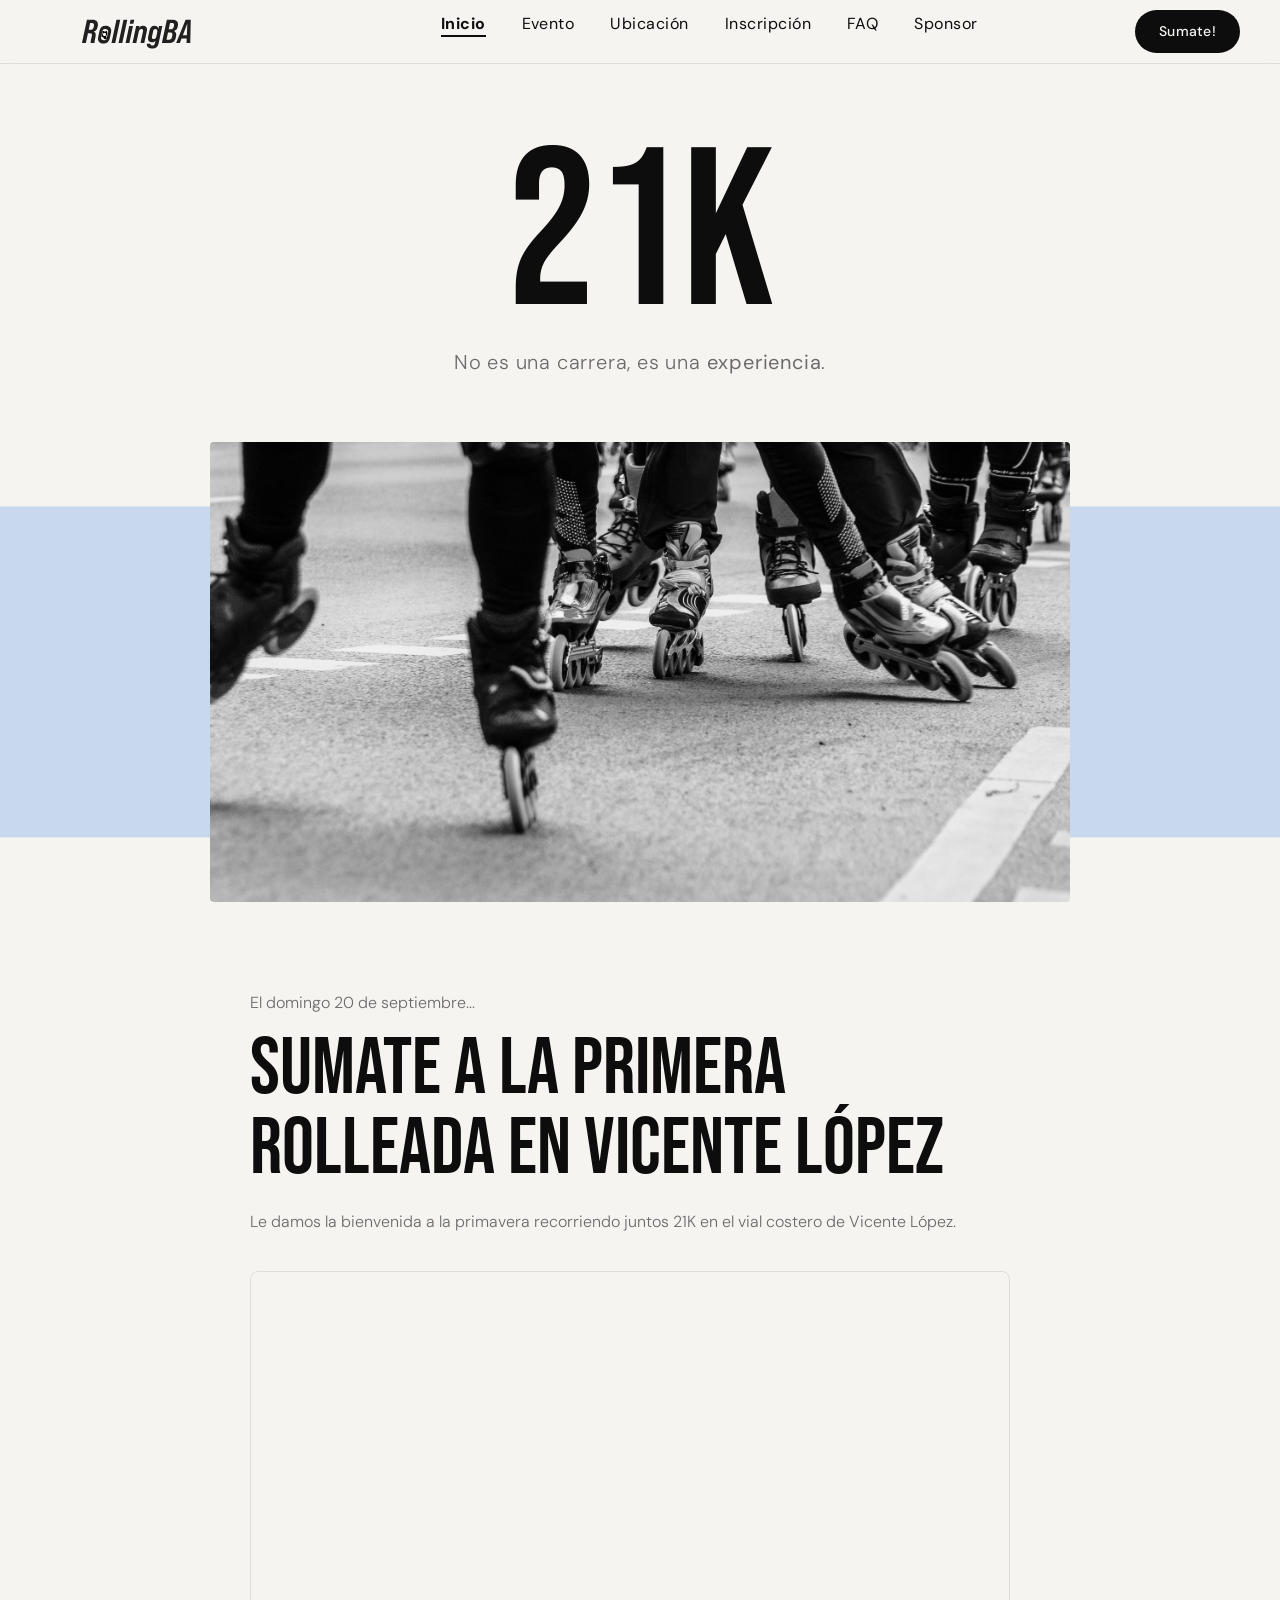
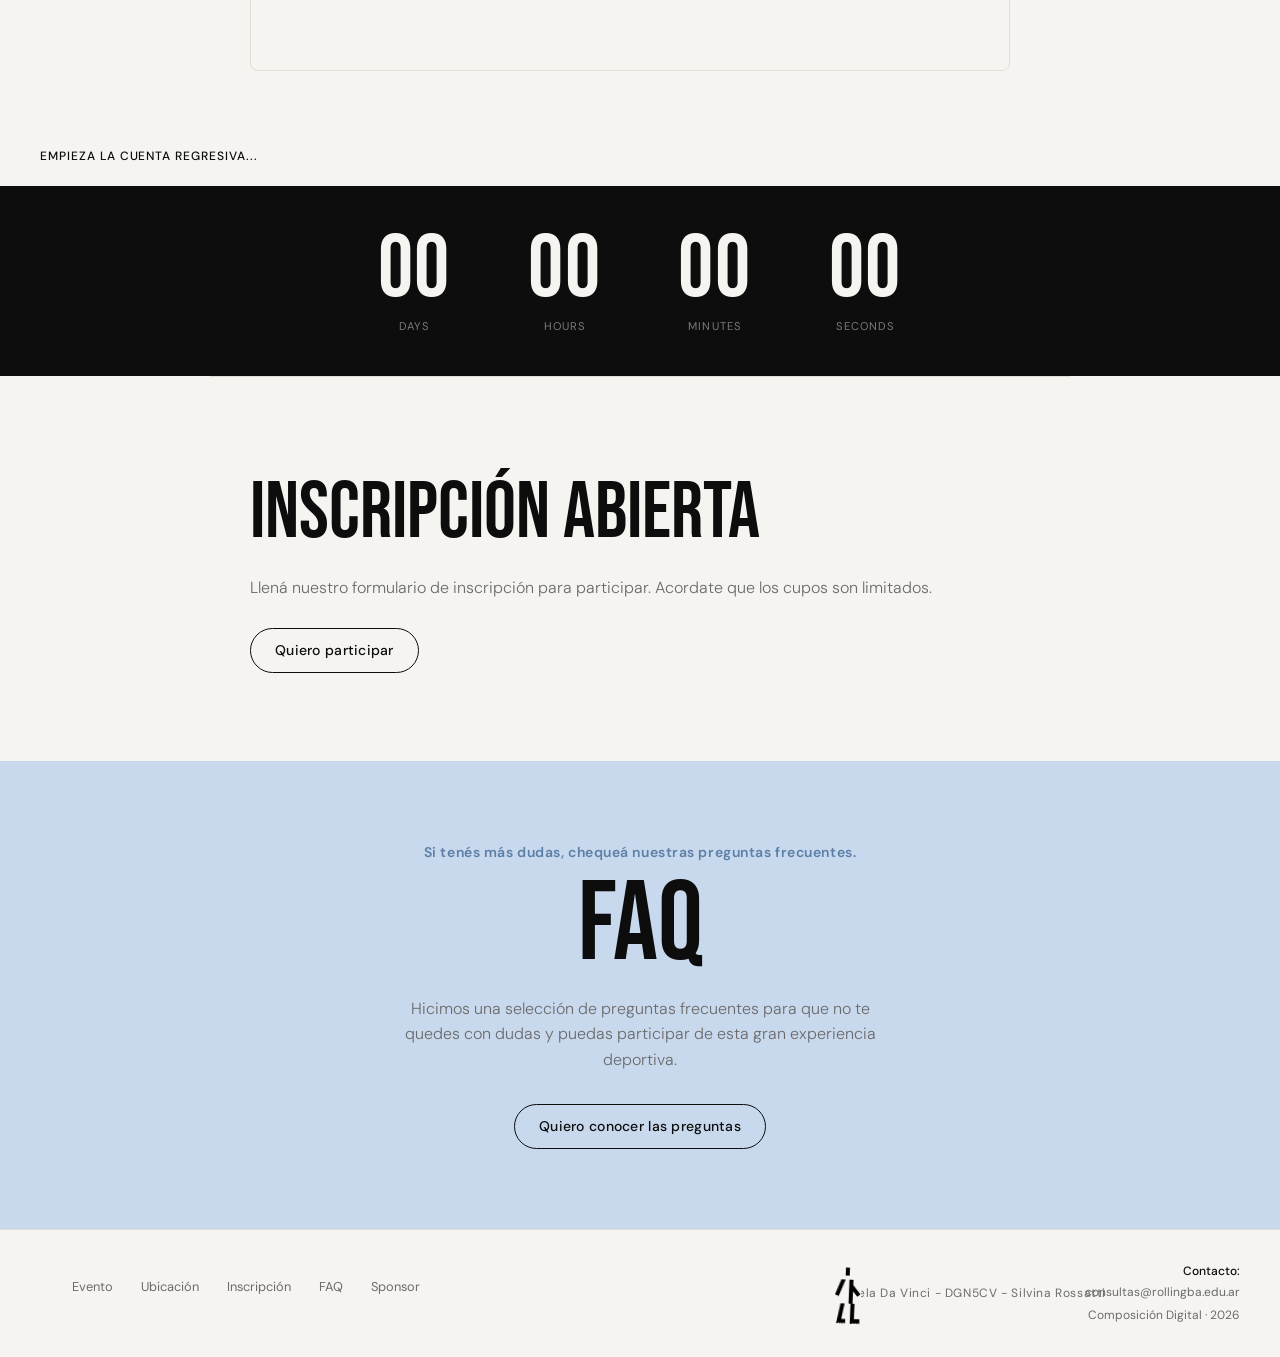
<file: index.html>
<!DOCTYPE html>
<html lang="es">
<head>
  <meta charset="UTF-8">
  <meta name="viewport" content="width=device-width, initial-scale=1.0">
  <title>RollingBA – 21K</title>
  <link rel="preconnect" href="https://fonts.googleapis.com">
  <link rel="preconnect" href="https://fonts.gstatic.com" crossorigin>
  <link href="https://fonts.googleapis.com/css2?family=Bebas+Neue&family=DM+Sans:ital,opsz,wght@0,9..40,300;0,9..40,400;0,9..40,500;0,9..40,700&display=swap" rel="stylesheet">
  <link href="https://cdn.jsdelivr.net/npm/bootstrap@5.3.3/dist/css/bootstrap.min.css" rel="stylesheet">
  <link rel="stylesheet" href="css/styles.css">
</head>
<body>

  <nav>
    <a href="index.html" class="nav-logo">
      <img src="multimedia/logo-nav.svg" alt="RollingBA">
    </a>
    <ul class="nav-links" id="navLinks">
      <li><a href="index.html" class="active">Inicio</a></li>
      <li><a href="secciones/evento.html">Evento</a></li>
      <li><a href="secciones/ubicacion.html">Ubicación</a></li>
      <li><a href="secciones/inscripcion.html">Inscripción</a></li>
      <li><a href="secciones/faq.html">FAQ</a></li>
      <li><a href="secciones/sponsor.html">Sponsor</a></li>
    </ul>
    <a href="secciones/inscripcion.html" class="btn-primary d-none d-lg-inline-flex" id="navCta">Sumate!</a>
    <button class="nav-toggle d-flex d-lg-none" id="navToggle" aria-label="Menú">
      <span></span><span></span><span></span>
    </button>
  </nav>

  <!-- HERO -->
  <section class="hero" id="evento">
    <div class="hero-text">
      <div class="hero-km anim">21K</div>
      <p class="hero-tagline anim">No es una carrera, es una <b>experiencia</b>.</p>
    </div>
    <div class="hero-image-wrapper anim">
      <img src="multimedia/home-hero.jpg" alt="Rollers en la ciudad">
    </div>
  </section>

  <!-- ABOUT THE EVENT -->
  <section class="section-event" id="ubicacion">
    <p class="date-label anim">El domingo 20 de septiembre...</p>
    <h2 class="anim">Sumate a la primera rolleada en Vicente López</h2>
    <p class="anim">Le damos la bienvenida a la primavera recorriendo juntos 21K en el vial costero de Vicente López.</p>
    <div class="map-container anim">
      <iframe
        src="https://www.google.com/maps/embed?pb=!1m18!1m12!1m3!1d13138.52!2d-58.488!3d-34.527!2m3!1f0!2f0!3f0!3m2!1i1024!2i768!4f13.1!3m3!1m2!1s0x95bcb35b3bbbbbbb%3A0x0!2sVicente+L%C3%B3pez%2C+Buenos+Aires!5e0!3m2!1ses!2sar!4v1"
        allowfullscreen="" loading="lazy" title="Recorrido Vicente López"
      ></iframe>
    </div>
  </section>

    <!-- COUNTDOWN -->
  <div class="countdown-label">Empieza la cuenta regresiva...</div>
  <div class="countdown-bar">
    <div class="countdown-inner">
      <div class="countdown-unit"><span class="countdown-number" id="cd-days">00</span><span class="countdown-text">Days</span></div>
      <div class="countdown-unit"><span class="countdown-number" id="cd-hours">00</span><span class="countdown-text">Hours</span></div>
      <div class="countdown-unit"><span class="countdown-number" id="cd-minutes">00</span><span class="countdown-text">Minutes</span></div>
      <div class="countdown-unit"><span class="countdown-number" id="cd-seconds">00</span><span class="countdown-text">Seconds</span></div>
    </div>
  </div>

  <!-- OPEN INSCRIPTION SECTION -->
  <section class="section-inscripcion" id="inscripcion">
    <h2 class="anim">Inscripción abierta</h2>
    <p class="anim">Llená nuestro formulario de inscripción para participar. Acordate que los cupos son limitados.</p>
    <a href="secciones/inscripcion.html" class="btn-outline anim">Quiero participar</a>
  </section>

  <!-- FAQ TEASER -->
  <section class="section-faq-teaser">
    <p class="pre-label">Si tenés más dudas, chequeá nuestras preguntas frecuentes.</p>
    <h2 class="anim">FAQ</h2>
    <p class="anim">Hicimos una selección de preguntas frecuentes para que no te quedes con dudas y puedas participar de esta gran experiencia deportiva.</p>
    <a href="secciones/faq.html" class="btn-outline anim">Quiero conocer las preguntas</a>
  </section>

  <!-- FOOTER -->
  <footer>
    <div class="footer-inner d-flex flex-column flex-lg-row align-items-start align-items-lg-center justify-content-lg-between gap-3 flex-wrap">
      <ul class="footer-links">
        <li><a href="secciones/evento.html">Evento</a></li>
        <li><a href="secciones/ubicacion.html">Ubicación</a></li>
        <li><a href="secciones/inscripcion.html">Inscripción</a></li>
        <li><a href="secciones/faq.html">FAQ</a></li>
        <li><a href="secciones/sponsor.html">Sponsor</a></li>
      </ul>
      <div class="footer-brand">
        <div class="footer-skater-wrap" id="skaterWrap">
          <div class="footer-skater" id="footerSkater">
            <svg width="32" height="70" viewBox="0 0 32 70" fill="none" xmlns="http://www.w3.org/2000/svg">
              <path d="M12.4248 44.999L9 64.5H14V69.999L12 69L10 70L8 69L7.33789 69.999L5.5 69L4 70L2.75 69.999L7.33789 44.999H12.4248ZM22.3379 21.5869L31.751 32.6748L27.9258 35.9121L22.3379 29.3125V45H24.8379V64H31.751V70L30 69L28.5 70L27 69L25.5 70L23.5 69L22.5 70H19.8379V45H17.3379V15H22.3379V21.5869ZM4.6748 35.8877L0 34.1123L7.22461 15H12.5752L4.6748 35.8877ZM17.3389 9.9502H12.3389V0H17.3389V9.9502Z" fill="black"/>
            </svg>
          </div>
          <span class="footer-dgn" id="footerDgn">Escuela Da Vinci - DGN5CV - Silvina Rossatti</span>
        </div>
      </div>
      <div class="footer-contact text-start text-lg-end">
        <strong>Contacto:</strong>
        <a href="mailto:consultas@rollingba.edu.ar">consultas@rollingba.edu.ar</a>
        <span class="footer-credit">Composición Digital · 2026</span>
      </div>
    </div>
  </footer>

  <script src="https://cdn.jsdelivr.net/npm/bootstrap@5.3.3/dist/js/bootstrap.bundle.min.js"></script>
  <script src="js/main.js"></script>
</body>
</html>
</file>
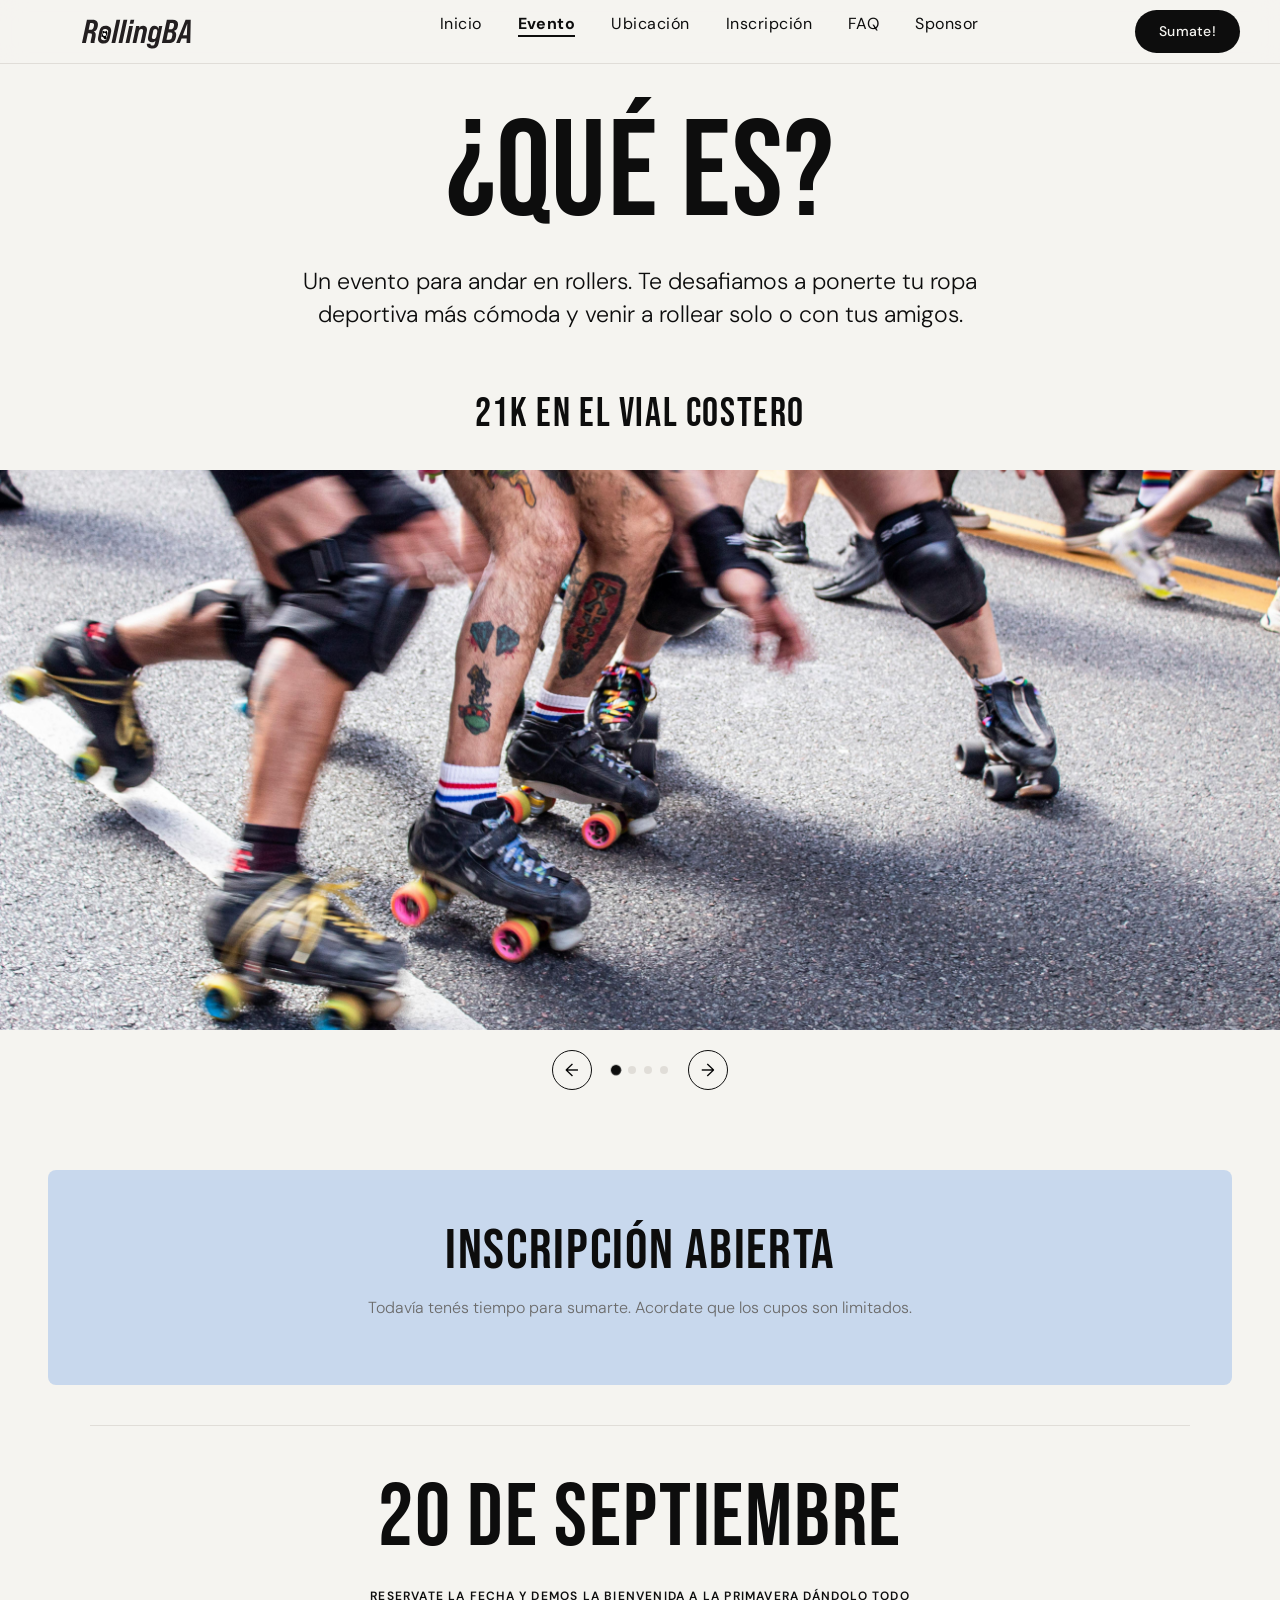
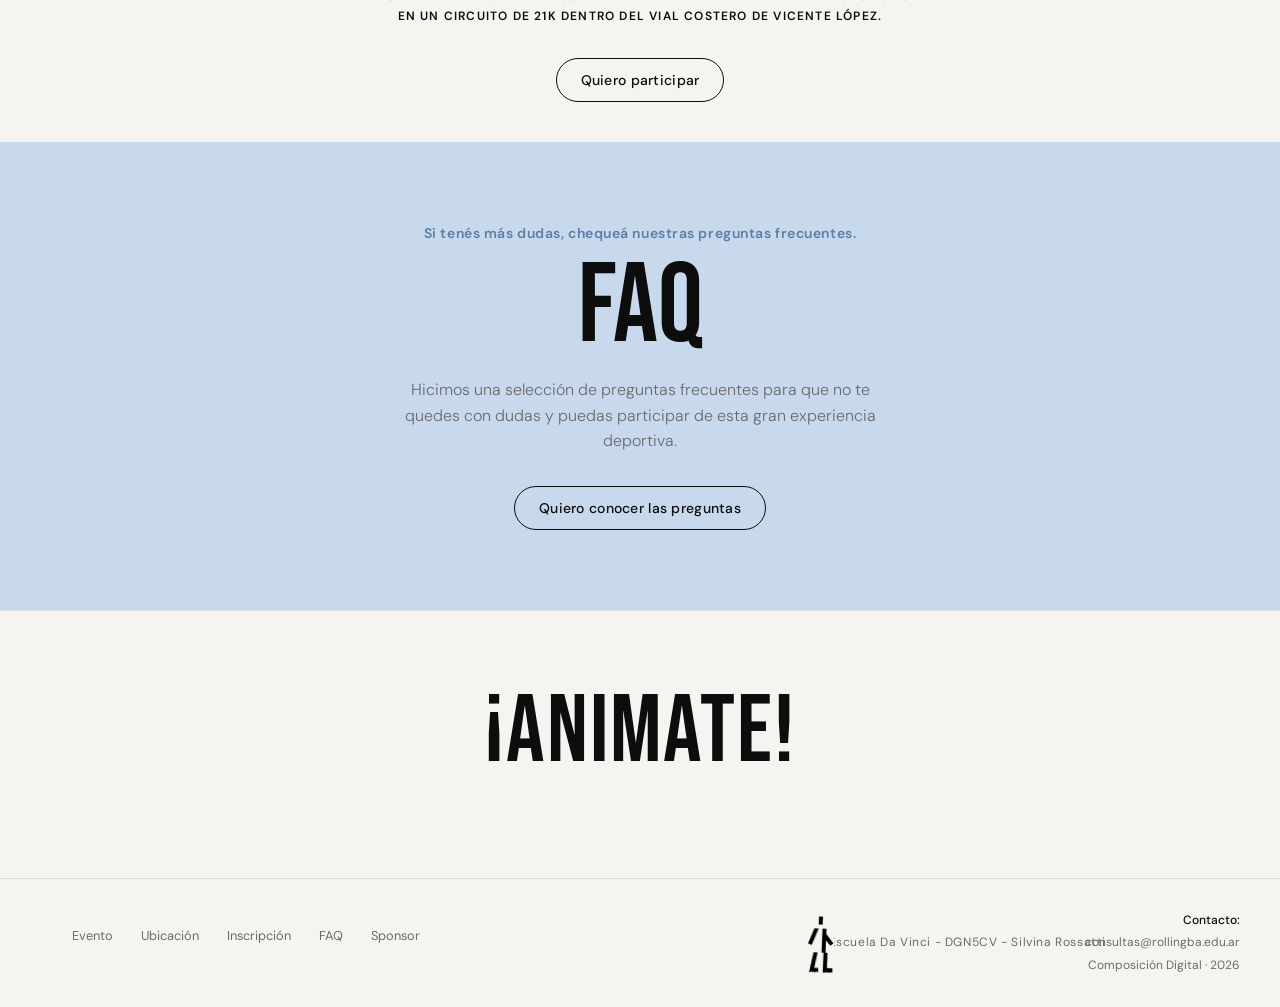
<file: secciones/evento.html>
<!DOCTYPE html>
<html lang="es">
<head>
  <meta charset="UTF-8">
  <meta name="viewport" content="width=device-width, initial-scale=1.0">
  <title>RollingBA – Evento</title>
  <link rel="preconnect" href="https://fonts.googleapis.com">
  <link rel="preconnect" href="https://fonts.gstatic.com" crossorigin>
  <link href="https://fonts.googleapis.com/css2?family=Bebas+Neue&family=DM+Sans:ital,opsz,wght@0,9..40,300;0,9..40,400;0,9..40,500;0,9..40,700&display=swap" rel="stylesheet">
  <link href="https://cdn.jsdelivr.net/npm/bootstrap@5.3.3/dist/css/bootstrap.min.css" rel="stylesheet">
  <link rel="stylesheet" href="../css/styles.css">
</head>
<body>

  <nav>
    <a href="../index.html" class="nav-logo">
      <img src="../multimedia/logo-nav.svg" alt="RollingBA">
    </a>
    <ul class="nav-links" id="navLinks">
      <li><a href="../index.html">Inicio</a></li>
      <li><a href="evento.html" class="active">Evento</a></li>
      <li><a href="ubicacion.html">Ubicación</a></li>
      <li><a href="inscripcion.html">Inscripción</a></li>
      <li><a href="faq.html">FAQ</a></li>
      <li><a href="sponsor.html">Sponsor</a></li>
    </ul>
    <a href="inscripcion.html" class="btn-primary d-none d-lg-inline-flex" id="navCta">Sumate!</a>
    <button class="nav-toggle d-flex d-lg-none" id="navToggle" aria-label="Menú">
      <span></span><span></span><span></span>
    </button>
  </nav>

  <header class="page-header">
    <h1 class="anim">¿Qué es?</h1>
  </header>

  <div class="evento-intro anim">
    <p>Un evento para andar en rollers. Te desafiamos a ponerte tu ropa deportiva más cómoda y venir a rollear solo o con tus amigos.</p>
  </div>

  <p class="evento-subtitle anim">21K EN EL VIAL COSTERO</p>

  <!-- IMAGE GALLERY -->
  <section class="evento-gallery">
    <div class="gallery-track-wrap">
      <div class="gallery-track" id="galleryTrack">
        <div class="gallery-slide"><img src="../multimedia/evento-hero.jpg" alt="Rollers en movimiento 1"></div>
        <div class="gallery-slide"><img src="../multimedia/evento-hero2.jpg" alt="Rollers en movimiento 2" style="object-position: 70% center;"></div>
        <div class="gallery-slide"><img src="../multimedia/evento-hero3.jpg" alt="Rollers en movimiento 3" style="object-position: 30% center;"></div>
        <div class="gallery-slide"><img src="../multimedia/evento-hero4.jpg" alt="Rollers en movimiento 4" style="object-position: 50% 30%;"></div>
      </div>
    </div>
    <div class="gallery-controls">
      <button class="gallery-btn" id="galleryPrev" aria-label="Anterior">&#8592;</button>
      <div class="gallery-dots" id="galleryDots">
        <button class="gallery-dot active" aria-label="Ir a imagen 1"></button>
        <button class="gallery-dot" aria-label="Ir a imagen 2"></button>
        <button class="gallery-dot" aria-label="Ir a imagen 3"></button>
        <button class="gallery-dot" aria-label="Ir a imagen 4"></button>
      </div>
      <button class="gallery-btn" id="galleryNext" aria-label="Siguiente">&#8594;</button>
    </div>
  </section>

  <section class="inscripcion-banner-section">
    <div class="inscripcion-closed anim">
      <h2>INSCRIPCIÓN ABIERTA</h2>
      <p>Todavía tenés tiempo para sumarte. Acordate que los cupos son limitados.</p>
    </div>
  </section>

  <section class="evento-date-section">
    <h2 class="anim">20 DE SEPTIEMBRE</h2>
    <p class="anim">RESERVATE LA FECHA Y DEMOS LA BIENVENIDA A LA PRIMAVERA DÁNDOLO TODO <br> EN UN CIRCUITO DE 21K DENTRO DEL VIAL COSTERO DE VICENTE LÓPEZ.</p>
    <a href="inscripcion.html" class="btn-outline anim">Quiero participar</a>
  </section>

  <section class="section-faq-teaser">
    <p class="pre-label">Si tenés más dudas, chequeá nuestras preguntas frecuentes.</p>
    <h2 class="anim">FAQ</h2>
    <p class="anim">Hicimos una selección de preguntas frecuentes para que no te quedes con dudas y puedas participar de esta gran experiencia deportiva.</p>
    <a href="faq.html" class="btn-outline anim">Quiero conocer las preguntas</a>
  </section>

  <div class="ubicacion-cierre anim">
    <h2>¡ANIMATE!</h2>
  </div>

  <!-- FOOTER -->
  <footer>
    <div class="footer-inner d-flex flex-column flex-lg-row align-items-start align-items-lg-center justify-content-lg-between gap-3 flex-wrap">
      <ul class="footer-links">
        <li><a href="evento.html">Evento</a></li>
        <li><a href="ubicacion.html">Ubicación</a></li>
        <li><a href="inscripcion.html">Inscripción</a></li>
        <li><a href="faq.html">FAQ</a></li>
        <li><a href="sponsor.html">Sponsor</a></li>
      </ul>
      <div class="footer-brand">
        <div class="footer-skater-wrap" id="skaterWrap">
          <div class="footer-skater" id="footerSkater">
            <svg width="32" height="70" viewBox="0 0 32 70" fill="none" xmlns="http://www.w3.org/2000/svg">
              <path d="M12.4248 44.999L9 64.5H14V69.999L12 69L10 70L8 69L7.33789 69.999L5.5 69L4 70L2.75 69.999L7.33789 44.999H12.4248ZM22.3379 21.5869L31.751 32.6748L27.9258 35.9121L22.3379 29.3125V45H24.8379V64H31.751V70L30 69L28.5 70L27 69L25.5 70L23.5 69L22.5 70H19.8379V45H17.3379V15H22.3379V21.5869ZM4.6748 35.8877L0 34.1123L7.22461 15H12.5752L4.6748 35.8877ZM17.3389 9.9502H12.3389V0H17.3389V9.9502Z" fill="black"/>
            </svg>
          </div>
          <span class="footer-dgn" id="footerDgn">Escuela Da Vinci - DGN5CV - Silvina Rossatti</span>
        </div>
      </div>
      <div class="footer-contact text-start text-lg-end">
        <strong>Contacto:</strong>
        <a href="mailto:consultas@rollingba.edu.ar">consultas@rollingba.edu.ar</a>
        <span class="footer-credit">Composición Digital · 2026</span>
      </div>
    </div>
  </footer>

  <script src="https://cdn.jsdelivr.net/npm/bootstrap@5.3.3/dist/js/bootstrap.bundle.min.js"></script>
  <script src="../js/main.js"></script>
</body>
</html>
</file>
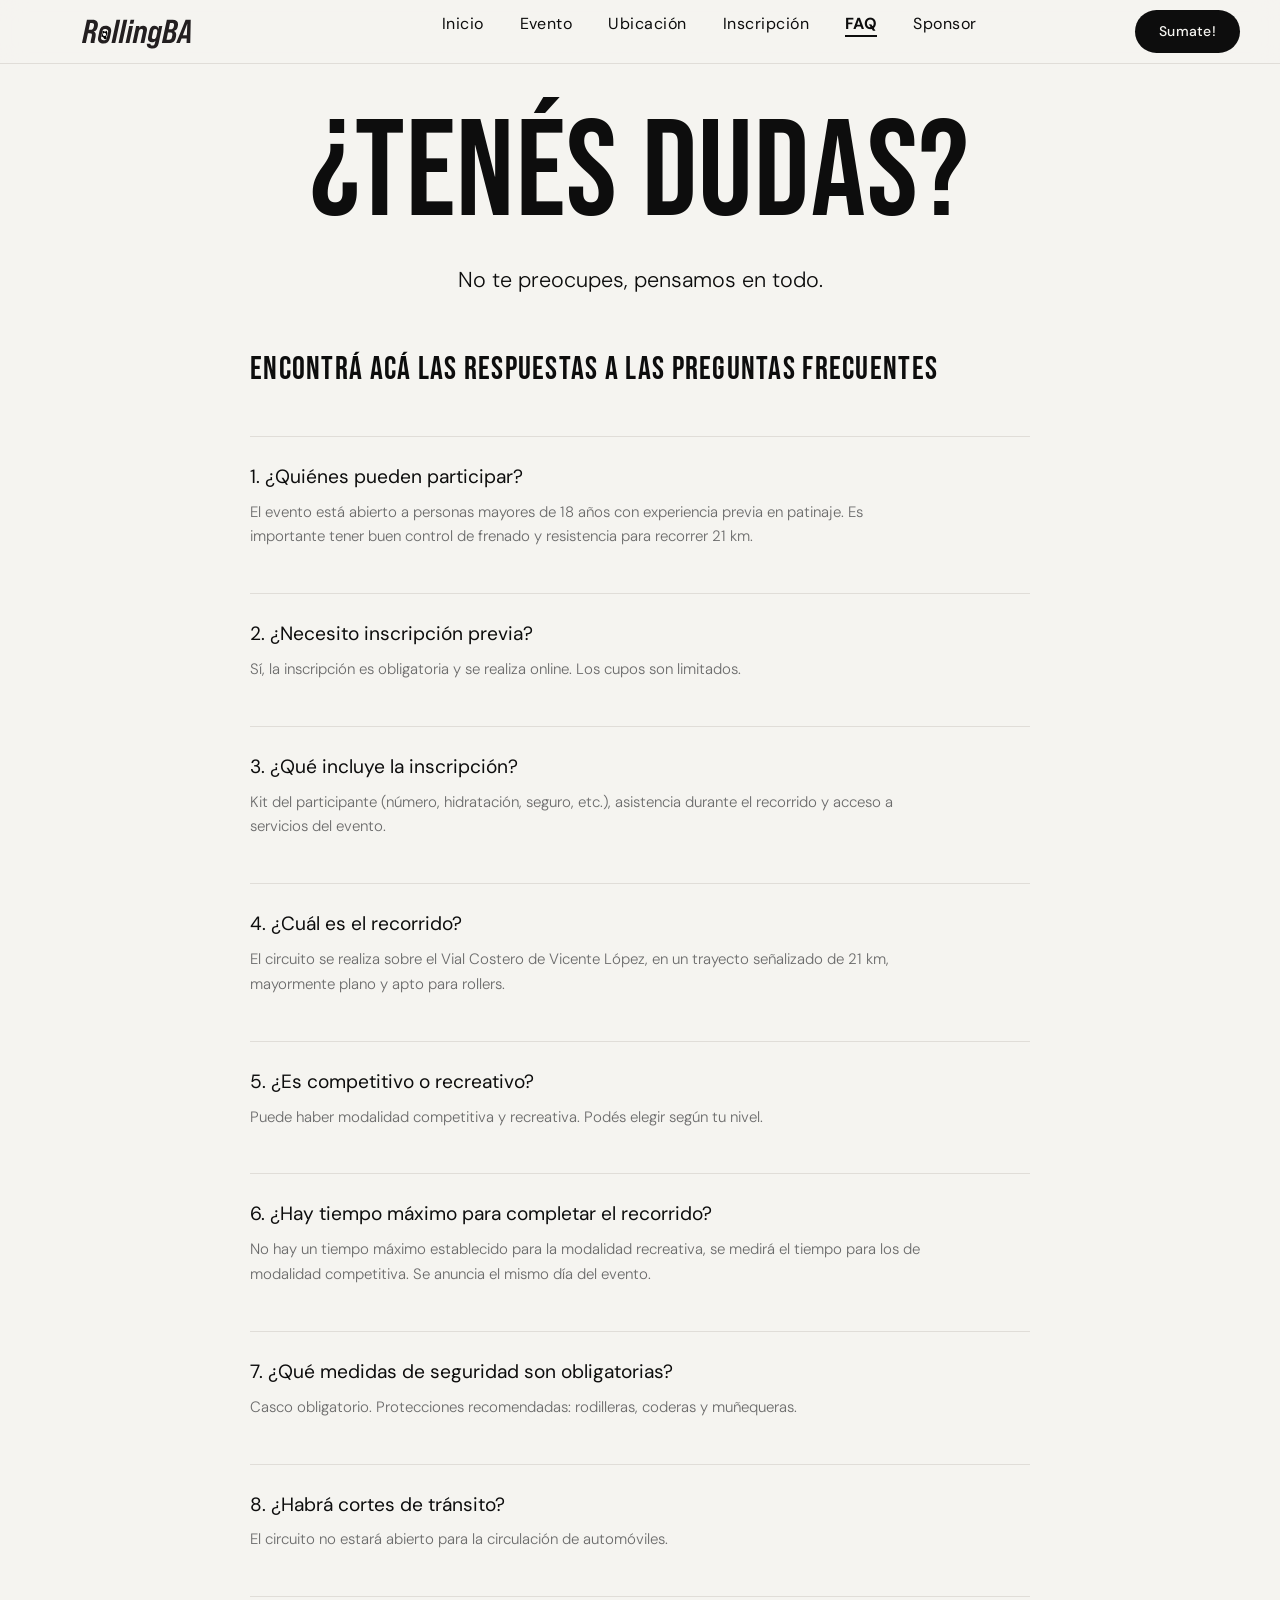
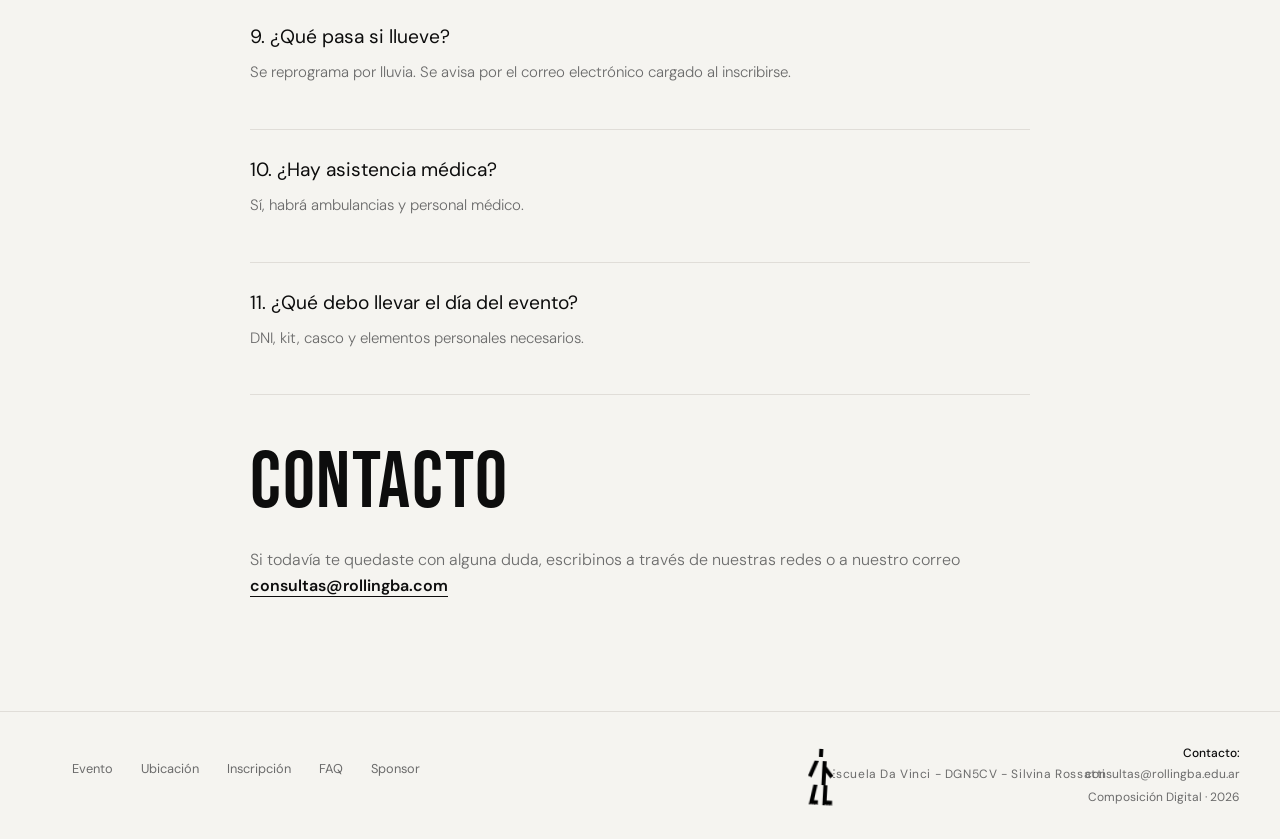
<file: secciones/faq.html>
<!DOCTYPE html>
<html lang="es">
<head>
  <meta charset="UTF-8">
  <meta name="viewport" content="width=device-width, initial-scale=1.0">
  <title>RollingBA – FAQ</title>
  <link rel="preconnect" href="https://fonts.googleapis.com">
  <link rel="preconnect" href="https://fonts.gstatic.com" crossorigin>
  <link href="https://fonts.googleapis.com/css2?family=Bebas+Neue&family=DM+Sans:ital,opsz,wght@0,9..40,300;0,9..40,400;0,9..40,500;0,9..40,700&display=swap" rel="stylesheet">
  <link href="https://cdn.jsdelivr.net/npm/bootstrap@5.3.3/dist/css/bootstrap.min.css" rel="stylesheet">
  <link rel="stylesheet" href="../css/styles.css">
</head>
<body>

  <nav>
    <a href="../index.html" class="nav-logo">
      <img src="../multimedia/logo-nav.svg" alt="RollingBA">
    </a>
    <ul class="nav-links" id="navLinks">
      <li><a href="../index.html">Inicio</a></li>
      <li><a href="evento.html">Evento</a></li>
      <li><a href="ubicacion.html">Ubicación</a></li>
      <li><a href="inscripcion.html">Inscripción</a></li>
      <li><a href="faq.html" class="active">FAQ</a></li>
      <li><a href="sponsor.html">Sponsor</a></li>
    </ul>
    <a href="inscripcion.html" class="btn-primary d-none d-lg-inline-flex" id="navCta">Sumate!</a>
    <button class="nav-toggle d-flex d-lg-none" id="navToggle" aria-label="Menú">
      <span></span><span></span><span></span>
    </button>
  </nav>

  <header class="page-header">
    <h1 class="anim">¿Tenés dudas?</h1>
    <h2 class="subtitle anim">No te preocupes, pensamos en todo.</h2>
  </header>

  <section class="faq-section">
    <p class="faq-intro anim">ENCONTRÁ ACÁ LAS RESPUESTAS A LAS PREGUNTAS FRECUENTES</p>

    <div class="faq-item anim"><h3 class="faq-question">1. ¿Quiénes pueden participar?</h3><p class="faq-answer">El evento está abierto a personas mayores de 18 años con experiencia previa en patinaje. Es importante tener buen control de frenado y resistencia para recorrer 21 km.</p></div>
    <div class="faq-item anim"><h3 class="faq-question">2. ¿Necesito inscripción previa?</h3><p class="faq-answer">Sí, la inscripción es obligatoria y se realiza online. Los cupos son limitados.</p></div>
    <div class="faq-item anim"><h3 class="faq-question">3. ¿Qué incluye la inscripción?</h3><p class="faq-answer">Kit del participante (número, hidratación, seguro, etc.), asistencia durante el recorrido y acceso a servicios del evento.</p></div>
    <div class="faq-item anim"><h3 class="faq-question">4. ¿Cuál es el recorrido?</h3><p class="faq-answer">El circuito se realiza sobre el Vial Costero de Vicente López, en un trayecto señalizado de 21 km, mayormente plano y apto para rollers.</p></div>
    <div class="faq-item anim"><h3 class="faq-question">5. ¿Es competitivo o recreativo?</h3><p class="faq-answer">Puede haber modalidad competitiva y recreativa. Podés elegir según tu nivel.</p></div>
    <div class="faq-item anim"><h3 class="faq-question">6. ¿Hay tiempo máximo para completar el recorrido?</h3><p class="faq-answer">No hay un tiempo máximo establecido para la modalidad recreativa, se medirá el tiempo para los de modalidad competitiva. Se anuncia el mismo día del evento.</p></div>
    <div class="faq-item anim"><h3 class="faq-question">7. ¿Qué medidas de seguridad son obligatorias?</h3><p class="faq-answer">Casco obligatorio. Protecciones recomendadas: rodilleras, coderas y muñequeras.</p></div>
    <div class="faq-item anim"><h3 class="faq-question">8. ¿Habrá cortes de tránsito?</h3><p class="faq-answer">El circuito no estará abierto para la circulación de automóviles.</p></div>
    <div class="faq-item anim"><h3 class="faq-question">9. ¿Qué pasa si llueve?</h3><p class="faq-answer">Se reprograma por lluvia. Se avisa por el correo electrónico cargado al inscribirse.</p></div>
    <div class="faq-item anim"><h3 class="faq-question">10. ¿Hay asistencia médica?</h3><p class="faq-answer">Sí, habrá ambulancias y personal médico.</p></div>
    <div class="faq-item anim"><h3 class="faq-question">11. ¿Qué debo llevar el día del evento?</h3><p class="faq-answer">DNI, kit, casco y elementos personales necesarios.</p></div>
  </section>

  <section class="faq-contact">
    <h2 class="anim">CONTACTO</h2>
    <p class="anim">Si todavía te quedaste con alguna duda, escribinos a través de nuestras redes o a nuestro correo <a href="mailto:consultas@rollingba.com">consultas@rollingba.com</a></p>
  </section>

  <!-- FOOTER -->
  <footer>
    <div class="footer-inner d-flex flex-column flex-lg-row align-items-start align-items-lg-center justify-content-lg-between gap-3 flex-wrap">
      <ul class="footer-links">
        <li><a href="evento.html">Evento</a></li>
        <li><a href="ubicacion.html">Ubicación</a></li>
        <li><a href="inscripcion.html">Inscripción</a></li>
        <li><a href="faq.html">FAQ</a></li>
        <li><a href="sponsor.html">Sponsor</a></li>
      </ul>
      <div class="footer-brand">
        <div class="footer-skater-wrap" id="skaterWrap">
          <div class="footer-skater" id="footerSkater">
            <svg width="32" height="70" viewBox="0 0 32 70" fill="none" xmlns="http://www.w3.org/2000/svg">
              <path d="M12.4248 44.999L9 64.5H14V69.999L12 69L10 70L8 69L7.33789 69.999L5.5 69L4 70L2.75 69.999L7.33789 44.999H12.4248ZM22.3379 21.5869L31.751 32.6748L27.9258 35.9121L22.3379 29.3125V45H24.8379V64H31.751V70L30 69L28.5 70L27 69L25.5 70L23.5 69L22.5 70H19.8379V45H17.3379V15H22.3379V21.5869ZM4.6748 35.8877L0 34.1123L7.22461 15H12.5752L4.6748 35.8877ZM17.3389 9.9502H12.3389V0H17.3389V9.9502Z" fill="black"/>
            </svg>
          </div>
          <span class="footer-dgn" id="footerDgn">Escuela Da Vinci - DGN5CV - Silvina Rossatti</span>
        </div>
      </div>
      <div class="footer-contact text-start text-lg-end">
        <strong>Contacto:</strong>
        <a href="mailto:consultas@rollingba.edu.ar">consultas@rollingba.edu.ar</a>
        <span class="footer-credit">Composición Digital · 2026</span>
      </div>
    </div>
  </footer>

  <script src="https://cdn.jsdelivr.net/npm/bootstrap@5.3.3/dist/js/bootstrap.bundle.min.js"></script>
  <script src="../js/main.js"></script>
</body>
</html>
</file>
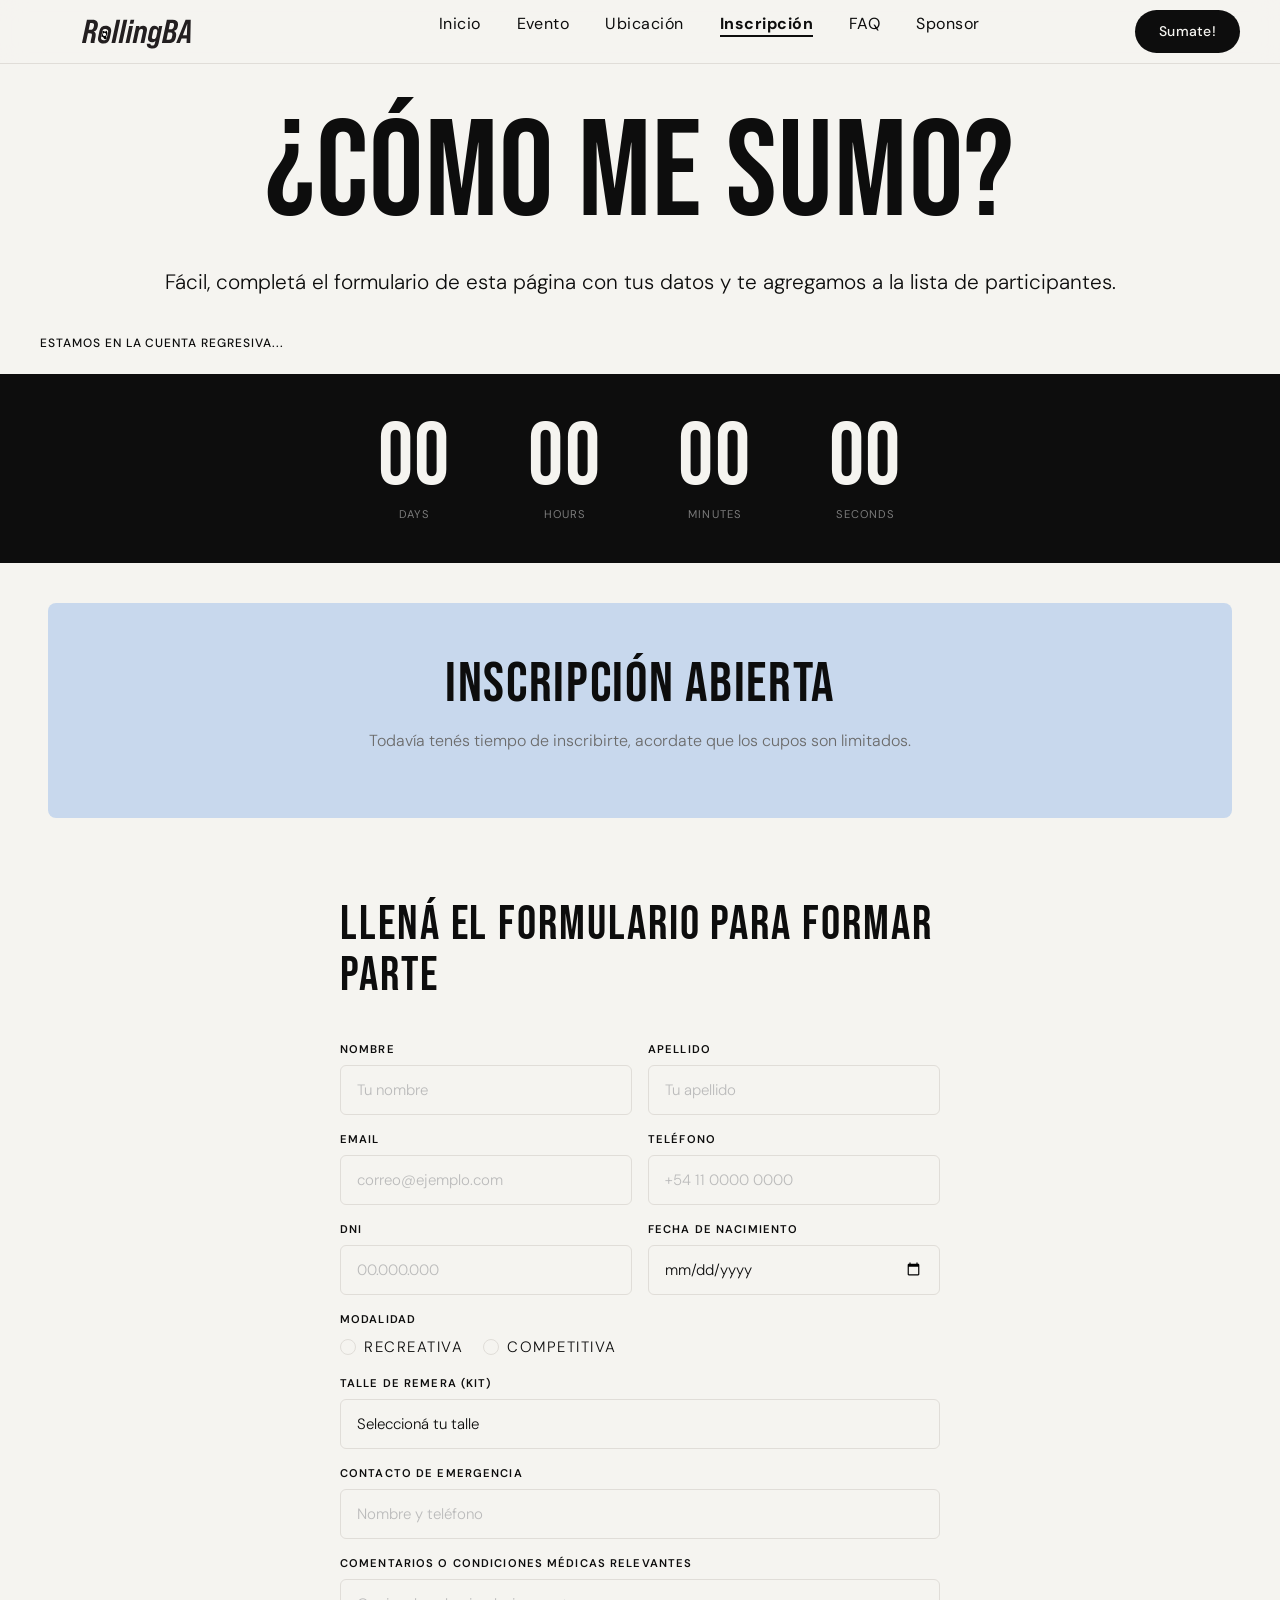
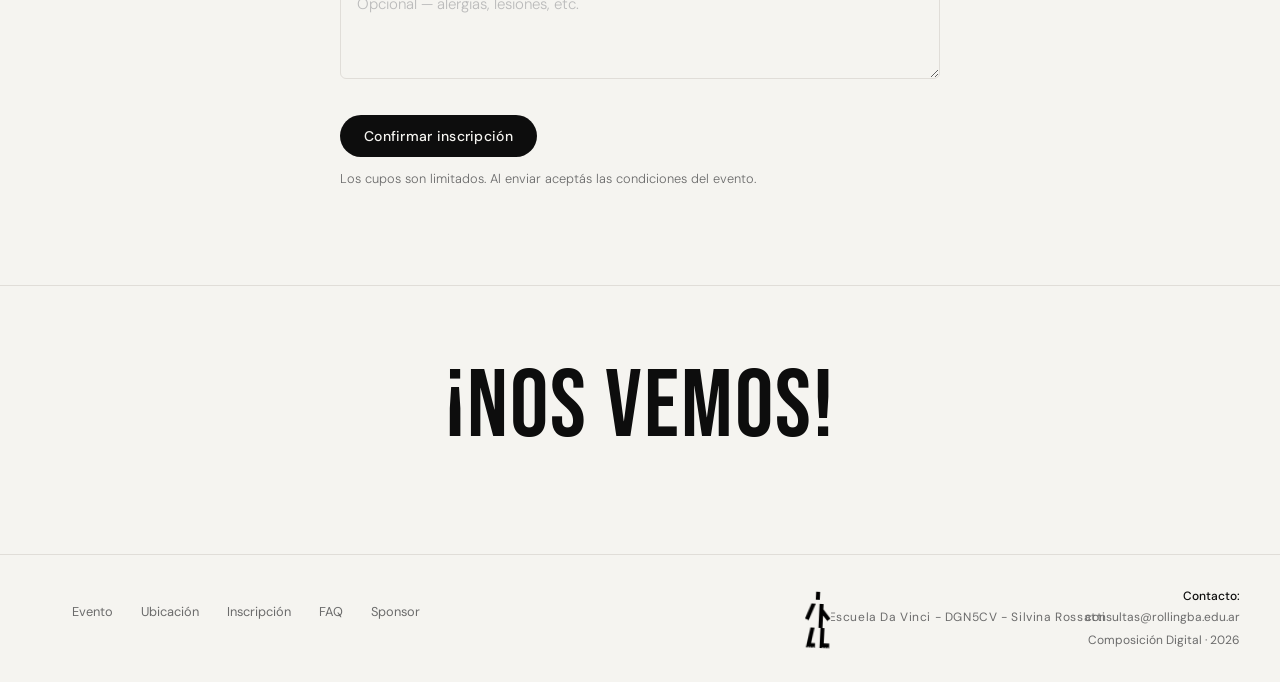
<file: secciones/inscripcion.html>
<!DOCTYPE html>
<html lang="es">
<head>
  <meta charset="UTF-8">
  <meta name="viewport" content="width=device-width, initial-scale=1.0">
  <title>RollingBA – Inscripción</title>
  <link rel="preconnect" href="https://fonts.googleapis.com">
  <link rel="preconnect" href="https://fonts.gstatic.com" crossorigin>
  <link href="https://fonts.googleapis.com/css2?family=Bebas+Neue&family=DM+Sans:ital,opsz,wght@0,9..40,300;0,9..40,400;0,9..40,500;0,9..40,700&display=swap" rel="stylesheet">
  <link href="https://cdn.jsdelivr.net/npm/bootstrap@5.3.3/dist/css/bootstrap.min.css" rel="stylesheet">
  <link rel="stylesheet" href="../css/styles.css">
</head>
<body>

  <nav>
    <a href="../index.html" class="nav-logo">
      <img src="../multimedia/logo-nav.svg" alt="RollingBA">
    </a>
    <ul class="nav-links" id="navLinks">
      <li><a href="../index.html">Inicio</a></li>
      <li><a href="evento.html">Evento</a></li>
      <li><a href="ubicacion.html">Ubicación</a></li>
      <li><a href="inscripcion.html" class="active">Inscripción</a></li>
      <li><a href="faq.html">FAQ</a></li>
      <li><a href="sponsor.html">Sponsor</a></li>
    </ul>
    <a href="inscripcion.html" class="btn-primary d-none d-lg-inline-flex" id="navCta">Sumate!</a>
    <button class="nav-toggle d-flex d-lg-none" id="navToggle" aria-label="Menú">
      <span></span><span></span><span></span>
    </button>
  </nav>

  <header class="page-header">
    <h1 class="anim">¿Cómo me sumo?</h1>
  </header>

  <div class="inscripcion-intro anim">
    <p>Fácil, completá el formulario de esta página con tus datos y te agregamos a la lista de participantes.</p>
  </div>

  <!-- COUNTDOWN -->
  <div class="countdown-label">Estamos en la cuenta regresiva...</div>
  <div class="countdown-bar">
    <div class="countdown-inner">
      <div class="countdown-unit"><span class="countdown-number" id="cd-days">00</span><span class="countdown-text">Days</span></div>
      <div class="countdown-unit"><span class="countdown-number" id="cd-hours">00</span><span class="countdown-text">Hours</span></div>
      <div class="countdown-unit"><span class="countdown-number" id="cd-minutes">00</span><span class="countdown-text">Minutes</span></div>
      <div class="countdown-unit"><span class="countdown-number" id="cd-seconds">00</span><span class="countdown-text">Seconds</span></div>
    </div>
  </div>

  <section class="inscripcion-banner-section">
    <div class="inscripcion-closed anim">
      <h2>INSCRIPCIÓN ABIERTA</h2>
      <p>Todavía tenés tiempo de inscribirte, acordate que los cupos son limitados.</p>
    </div>
  </section>

  <section class="inscripcion-section">
    <h2 class="anim">LLENÁ EL FORMULARIO PARA FORMAR PARTE</h2>

    <form id="inscripcionForm" novalidate>
      <div class="row g-3">
        <div class="form-group col-12 col-md-6"><label for="nombre">Nombre</label><input type="text" id="nombre" name="nombre" placeholder="Tu nombre" required></div>
        <div class="form-group col-12 col-md-6"><label for="apellido">Apellido</label><input type="text" id="apellido" name="apellido" placeholder="Tu apellido" required></div>
        <div class="form-group col-12 col-md-6"><label for="email">Email</label><input type="email" id="email" name="email" placeholder="correo@ejemplo.com" required></div>
        <div class="form-group col-12 col-md-6"><label for="telefono">Teléfono</label><input type="tel" id="telefono" name="telefono" placeholder="+54 11 0000 0000"></div>
        <div class="form-group col-12 col-md-6"><label for="dni">DNI</label><input type="text" id="dni" name="dni" placeholder="00.000.000" required></div>
        <div class="form-group col-12 col-md-6"><label for="fecha_nacimiento">Fecha de nacimiento</label><input type="date" id="fecha_nacimiento" name="fecha_nacimiento" required></div>
        <div class="form-group col-12">
          <label>Modalidad</label>
          <div class="form-radio-group">
            <label class="form-radio"><input type="radio" name="modalidad" value="recreativa" checked> Recreativa</label>
            <label class="form-radio"><input type="radio" name="modalidad" value="competitiva"> Competitiva</label>
          </div>
        </div>
        <div class="form-group col-12">
          <label for="talle">Talle de remera (kit)</label>
          <select id="talle" name="talle" required>
            <option value="" disabled selected>Seleccioná tu talle</option>
            <option>XS</option><option>S</option><option>M</option><option>L</option><option>XL</option><option>XXL</option>
          </select>
        </div>
        <div class="form-group col-12"><label for="contacto_emergencia">Contacto de emergencia</label><input type="text" id="contacto_emergencia" name="contacto_emergencia" placeholder="Nombre y teléfono"></div>
        <div class="form-group col-12"><label for="comentarios">Comentarios o condiciones médicas relevantes</label><textarea id="comentarios" name="comentarios" placeholder="Opcional — alergias, lesiones, etc."></textarea></div>
      </div>
      <div class="form-submit">
        <button type="submit" class="btn-primary">Confirmar inscripción</button>
        <p class="form-note">Los cupos son limitados. Al enviar aceptás las condiciones del evento.</p>
      </div>
    </form>

    <div id="successMsg" class="form-success" hidden>
      <p class="form-success-title">¡Listo!</p>
      <p class="form-success-msg">Tu inscripción fue recibida. Te enviamos un correo de confirmación.</p>
    </div>
  </section>

  <div class="ubicacion-cierre anim">
    <h2>¡NOS VEMOS!</h2>
  </div>

  <!-- FOOTER -->
  <footer>
    <div class="footer-inner d-flex flex-column flex-lg-row align-items-start align-items-lg-center justify-content-lg-between gap-3 flex-wrap">
      <ul class="footer-links">
        <li><a href="evento.html">Evento</a></li>
        <li><a href="ubicacion.html">Ubicación</a></li>
        <li><a href="inscripcion.html">Inscripción</a></li>
        <li><a href="faq.html">FAQ</a></li>
        <li><a href="sponsor.html">Sponsor</a></li>
      </ul>
      <div class="footer-brand">
        <div class="footer-skater-wrap" id="skaterWrap">
          <div class="footer-skater" id="footerSkater">
            <svg width="32" height="70" viewBox="0 0 32 70" fill="none" xmlns="http://www.w3.org/2000/svg">
              <path d="M12.4248 44.999L9 64.5H14V69.999L12 69L10 70L8 69L7.33789 69.999L5.5 69L4 70L2.75 69.999L7.33789 44.999H12.4248ZM22.3379 21.5869L31.751 32.6748L27.9258 35.9121L22.3379 29.3125V45H24.8379V64H31.751V70L30 69L28.5 70L27 69L25.5 70L23.5 69L22.5 70H19.8379V45H17.3379V15H22.3379V21.5869ZM4.6748 35.8877L0 34.1123L7.22461 15H12.5752L4.6748 35.8877ZM17.3389 9.9502H12.3389V0H17.3389V9.9502Z" fill="black"/>
            </svg>
          </div>
          <span class="footer-dgn" id="footerDgn">Escuela Da Vinci - DGN5CV - Silvina Rossatti</span>
        </div>
      </div>
      <div class="footer-contact text-start text-lg-end">
        <strong>Contacto:</strong>
        <a href="mailto:consultas@rollingba.edu.ar">consultas@rollingba.edu.ar</a>
        <span class="footer-credit">Composición Digital · 2026</span>
      </div>
    </div>
  </footer>

  <script src="https://cdn.jsdelivr.net/npm/bootstrap@5.3.3/dist/js/bootstrap.bundle.min.js"></script>
  <script src="../js/main.js"></script>
</body>
</html>
</file>
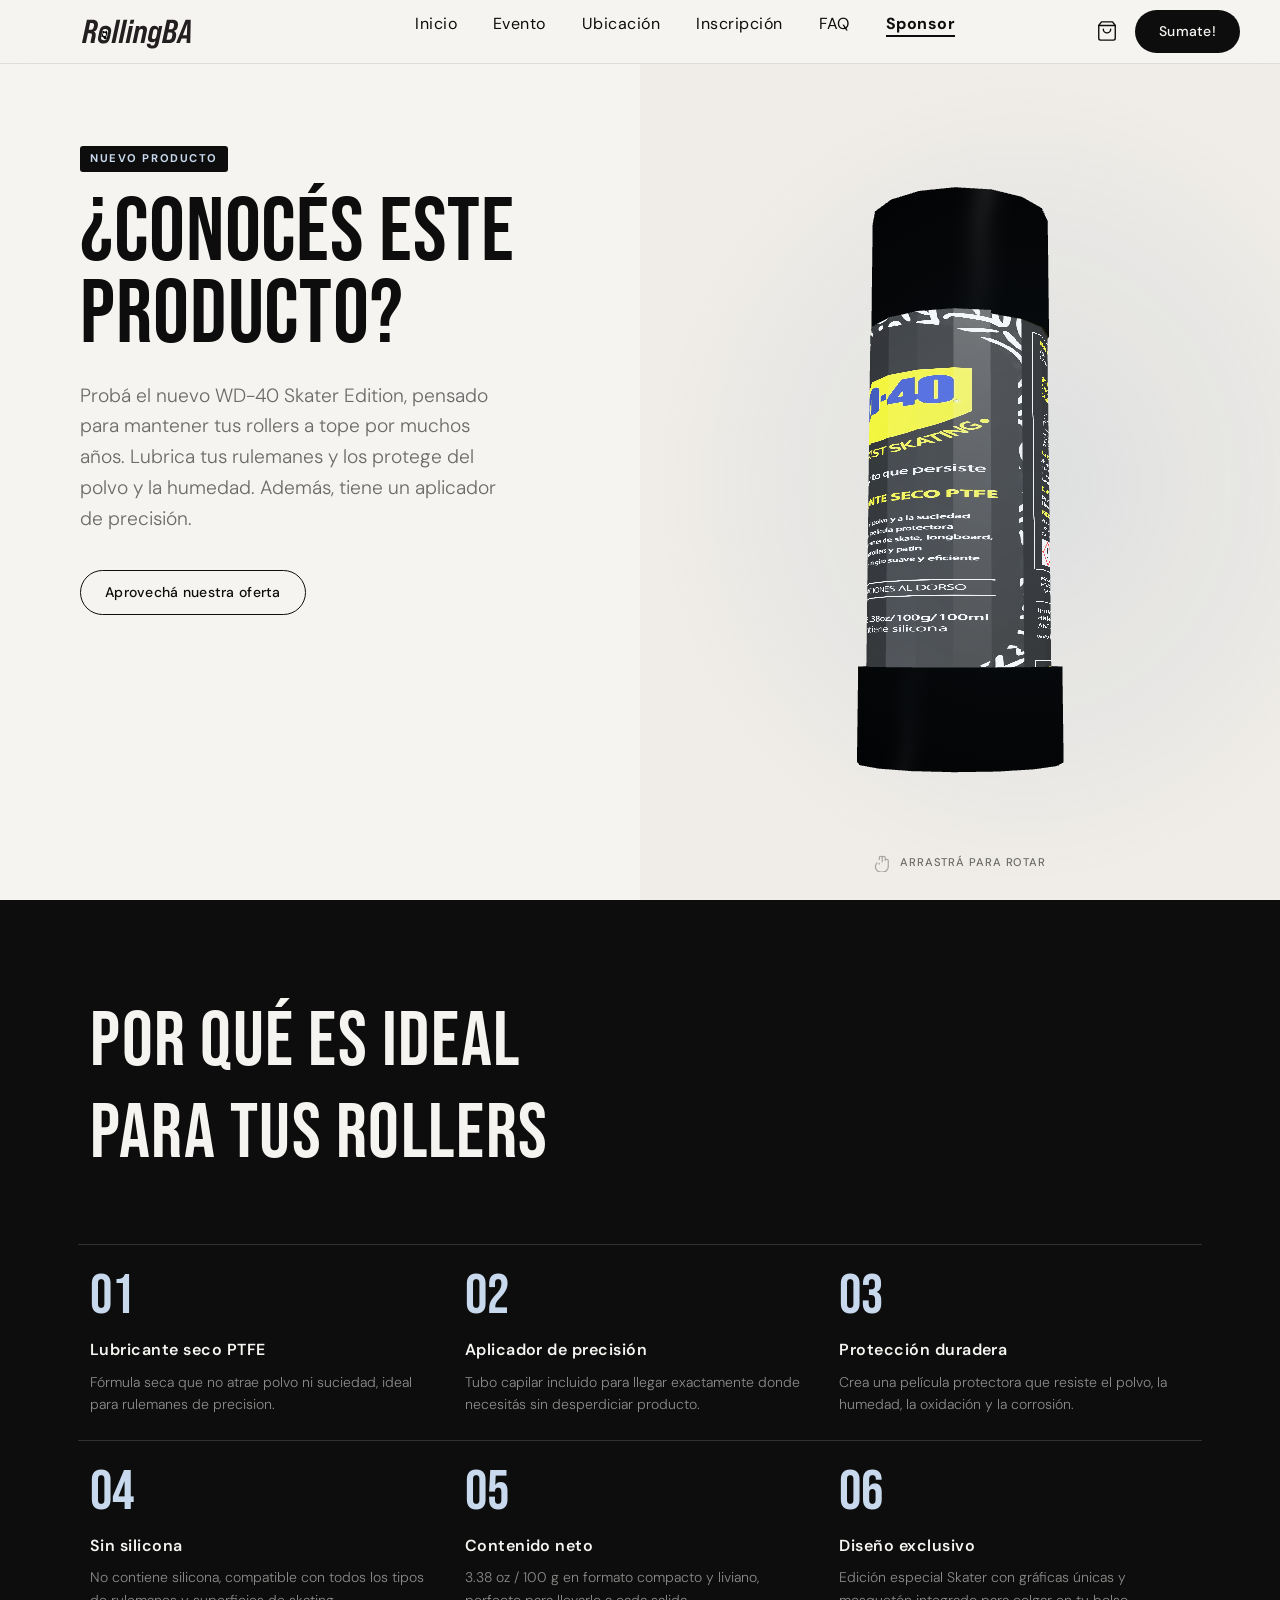
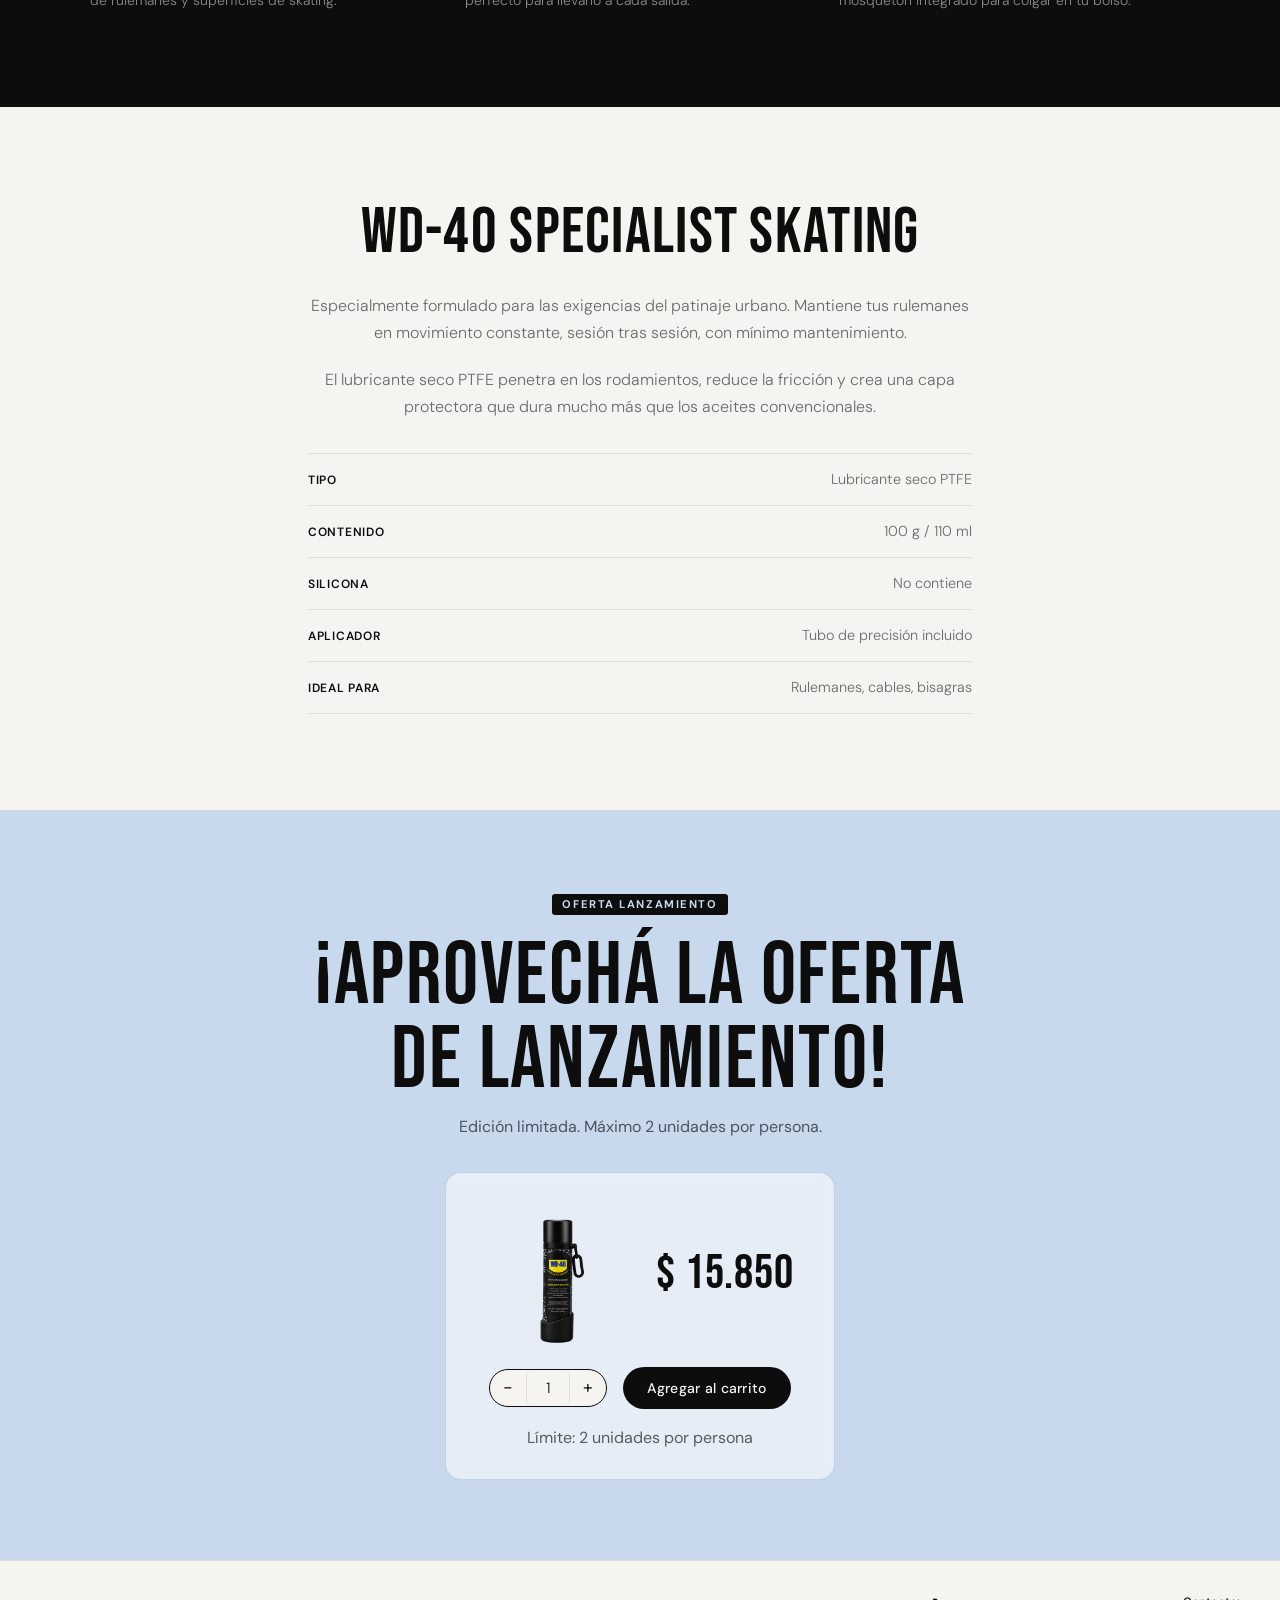
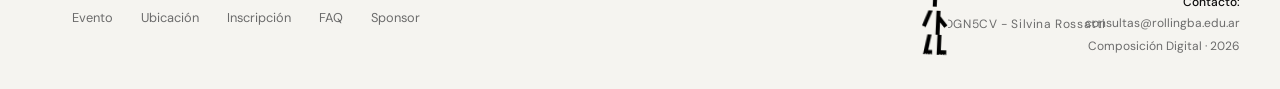
<file: secciones/sponsor.html>
<!DOCTYPE html>
<html lang="es">
<head>
  <meta charset="UTF-8">
  <meta name="viewport" content="width=device-width, initial-scale=1.0">
  <title>RollingBA – Sponsor</title>
  <link rel="preconnect" href="https://fonts.googleapis.com">
  <link rel="preconnect" href="https://fonts.gstatic.com" crossorigin>
  <link href="https://fonts.googleapis.com/css2?family=Bebas+Neue&family=DM+Sans:ital,opsz,wght@0,9..40,300;0,9..40,400;0,9..40,500;0,9..40,700&display=swap" rel="stylesheet">
  <link href="https://cdn.jsdelivr.net/npm/bootstrap@5.3.3/dist/css/bootstrap.min.css" rel="stylesheet">
  <link rel="stylesheet" href="../css/styles.css">
</head>
<body>

  <nav>
    <a href="../index.html" class="nav-logo">
      <img src="../multimedia/logo-nav.svg" alt="RollingBA">
    </a>
    <ul class="nav-links" id="navLinks">
      <li><a href="../index.html">Inicio</a></li>
      <li><a href="evento.html">Evento</a></li>
      <li><a href="ubicacion.html">Ubicación</a></li>
      <li><a href="inscripcion.html">Inscripción</a></li>
      <li><a href="faq.html">FAQ</a></li>
      <li><a href="sponsor.html" class="active">Sponsor</a></li>
    </ul>
    <div class="d-flex align-items-center gap-2">
      <!-- Carrito siempre visible -->
      <button class="cart-toggle" id="cartToggle" data-bs-toggle="modal" data-bs-target="#cartModal" aria-label="Ver carrito">
        <svg viewBox="0 0 24 24" fill="none" stroke="currentColor" stroke-width="1.5" stroke-linecap="round" stroke-linejoin="round">
          <path d="M6 2 3 6v14a2 2 0 0 0 2 2h14a2 2 0 0 0 2-2V6l-3-4z"/>
          <line x1="3" y1="6" x2="21" y2="6"/>
          <path d="M16 10a4 4 0 0 1-8 0"/>
        </svg>
        <span class="cart-count" id="cartCount" hidden>0</span>
      </button>
      <a href="inscripcion.html" class="btn-primary d-none d-lg-inline-flex" id="navCta">Sumate!</a>
    </div>
    <button class="nav-toggle d-flex d-lg-none" id="navToggle" aria-label="Menú">
      <span></span><span></span><span></span>
    </button>
  </nav>

  <!-- HERO -->
  <section class="sponsor-hero">
    <div class="sponsor-hero-text anim">
      <span class="sponsor-eyebrow">Nuevo producto</span>
      <h1>¿CONOCÉS ESTE PRODUCTO?</h1>
      <p>Probá el nuevo WD-40 Skater Edition, pensado para mantener tus rollers a tope por muchos años. Lubrica tus rulemanes y los protege del polvo y la humedad. Además, tiene un aplicador de precisión.</p>
      <a href="#oferta-lanzamiento" class="btn-outline">Aprovechá nuestra oferta</a>
    </div>

    <div class="sponsor-viewer-wrap" id="viewerWrap">
      <canvas id="model-canvas"></canvas>
      <div class="viewer-hint" id="viewerHint">
        <svg viewBox="0 0 24 24" fill="none" stroke="currentColor" stroke-width="1.5">
          <path d="M7 11.5V14m0-6V5a2 2 0 0 1 4 0v6m0 0V5a2 2 0 0 1 4 0v4m0 0V9a2 2 0 0 1 4 0v8a7 7 0 0 1-7 7H9a7 7 0 0 1-6.16-10.36L4.5 11.5"/>
        </svg>
        Arrastrá para rotar
      </div>
    </div>
  </section>

  <!-- FEATURES -->
  <section class="sponsor-features">
    <div class="sponsor-features-inner">
      <h2 class="anim">Por qué es ideal<br>para tus rollers</h2>
      <div class="row row-cols-1 row-cols-sm-2 row-cols-lg-3 g-4">
        <div class="feature-item col anim">
          <div class="feature-number">01</div>
          <div class="feature-title">Lubricante seco PTFE</div>
          <div class="feature-desc">Fórmula seca que no atrae polvo ni suciedad, ideal para rulemanes de precision.</div>
        </div>
        <div class="feature-item col anim">
          <div class="feature-number">02</div>
          <div class="feature-title">Aplicador de precisión</div>
          <div class="feature-desc">Tubo capilar incluido para llegar exactamente donde necesitás sin desperdiciar producto.</div>
        </div>
        <div class="feature-item col anim">
          <div class="feature-number">03</div>
          <div class="feature-title">Protección duradera</div>
          <div class="feature-desc">Crea una película protectora que resiste el polvo, la humedad, la oxidación y la corrosión.</div>
        </div>
        <div class="feature-item col anim">
          <div class="feature-number">04</div>
          <div class="feature-title">Sin silicona</div>
          <div class="feature-desc">No contiene silicona, compatible con todos los tipos de rulemanes y superficies de skating.</div>
        </div>
        <div class="feature-item col anim">
          <div class="feature-number">05</div>
          <div class="feature-title">Contenido neto</div>
          <div class="feature-desc">3.38 oz / 100 g en formato compacto y liviano, perfecto para llevarlo a cada salida.</div>
        </div>
        <div class="feature-item col anim">
          <div class="feature-number">06</div>
          <div class="feature-title">Diseño exclusivo</div>
          <div class="feature-desc">Edición especial Skater con gráficas únicas y mosquetón integrado para colgar en tu bolso.</div>
        </div>
      </div>
    </div>
  </section>

  <!-- PRODUCT DETAIL + BUY BOX -->
  <section class="sponsor-info">
    <div class="sponsor-info-text anim">
      <h2>WD-40 SPECIALIST SKATING</h2>
      <p>Especialmente formulado para las exigencias del patinaje urbano. Mantiene tus rulemanes en movimiento constante, sesión tras sesión, con mínimo mantenimiento.</p>
      <p>El lubricante seco PTFE penetra en los rodamientos, reduce la fricción y crea una capa protectora que dura mucho más que los aceites convencionales.</p>
      <div class="lubricante-specs">
        <div class="lubricante-spec">
          <span class="spec-label">Tipo</span>
          <span class="spec-value">Lubricante seco PTFE</span>
        </div>
        <div class="lubricante-spec">
          <span class="spec-label">Contenido</span>
          <span class="spec-value">100 g / 110 ml</span>
        </div>
        <div class="lubricante-spec">
          <span class="spec-label">Silicona</span>
          <span class="spec-value">No contiene</span>
        </div>
        <div class="lubricante-spec">
          <span class="spec-label">Aplicador</span>
          <span class="spec-value">Tubo de precisión incluido</span>
        </div>
        <div class="lubricante-spec">
          <span class="spec-label">Ideal para</span>
          <span class="spec-value">Rulemanes, cables, bisagras</span>
        </div>
      </div>
    </div>
  </section>

<!-- LAUNCH OFFER CTA -->
<section class="sponsor-cta" id="oferta-lanzamiento">
  <h3 class="sponsor-cta-label anim">OFERTA LANZAMIENTO</h3>
  <h2 class="anim">¡APROVECHÁ LA OFERTA<br>DE LANZAMIENTO!</h2>
  <p class="anim">Edición limitada. Máximo 2 unidades por persona.</p>

  <div class="sponsor-purchase-box anim">

    <div class="price-with-image">
      <img src="../multimedia/product.png" alt="Producto" class="price-image">
      <span class="sponsor-purchase-price">$ 15.850</span>
    </div>

    <div class="sponsor-purchase-actions d-flex flex-wrap align-items-center justify-content-center gap-3 mt-3">
      <div class="qty-stepper" role="group" aria-label="Cantidad">
        <button type="button" class="qty-btn" id="ctaQtyMinus" aria-label="Restar cantidad">−</button>
        <input type="number" class="qty-input" id="ctaQtyInput" value="1" min="1" max="2" inputmode="numeric" aria-label="Cantidad">
        <button type="button" class="qty-btn" id="ctaQtyPlus" aria-label="Sumar cantidad">+</button>
      </div>
      <button type="button" class="btn-primary" id="ctaAddToCartBtn">Agregar al carrito</button>
    </div>

    <p class="sponsor-cta-limit">Límite: 2 unidades por persona</p>
  </div>
</section>

  <!-- FOOTER -->
  <footer>
    <div class="footer-inner d-flex flex-column flex-lg-row align-items-start align-items-lg-center justify-content-lg-between gap-3 flex-wrap">
      <ul class="footer-links">
        <li><a href="evento.html">Evento</a></li>
        <li><a href="ubicacion.html">Ubicación</a></li>
        <li><a href="inscripcion.html">Inscripción</a></li>
        <li><a href="faq.html">FAQ</a></li>
        <li><a href="sponsor.html">Sponsor</a></li>
      </ul>
      <div class="footer-brand">
        <div class="footer-skater-wrap" id="skaterWrap">
          <div class="footer-skater" id="footerSkater">
            <svg width="32" height="70" viewBox="0 0 32 70" fill="none" xmlns="http://www.w3.org/2000/svg">
              <path d="M12.4248 44.999L9 64.5H14V69.999L12 69L10 70L8 69L7.33789 69.999L5.5 69L4 70L2.75 69.999L7.33789 44.999H12.4248ZM22.3379 21.5869L31.751 32.6748L27.9258 35.9121L22.3379 29.3125V45H24.8379V64H31.751V70L30 69L28.5 70L27 69L25.5 70L23.5 69L22.5 70H19.8379V45H17.3379V15H22.3379V21.5869ZM4.6748 35.8877L0 34.1123L7.22461 15H12.5752L4.6748 35.8877ZM17.3389 9.9502H12.3389V0H17.3389V9.9502Z" fill="black"/>
            </svg>
          </div>
          <span class="footer-dgn" id="footerDgn">Escuela Da Vinci - DGN5CV - Silvina Rossatti</span>
        </div>
      </div>
      <div class="footer-contact text-start text-lg-end">
        <strong>Contacto:</strong>
        <a href="mailto:consultas@rollingba.edu.ar">consultas@rollingba.edu.ar</a>
        <span class="footer-credit">Composición Digital · 2026</span>
      </div>
    </div>
  </footer>

  <!-- CART MODAL -->
  <div class="modal fade" id="cartModal" tabindex="-1" aria-labelledby="cartModalLabel" aria-hidden="true">
    <div class="modal-dialog modal-dialog-scrollable">
      <div class="modal-content cart-modal-content">
        <div class="modal-header cart-modal-header">
          <h2 class="cart-modal-title" id="cartModalLabel">Tu carrito</h2>
          <button type="button" class="btn-close" data-bs-dismiss="modal" aria-label="Cerrar"></button>
        </div>
        <div class="modal-body cart-modal-body">
          <p class="cart-empty" id="cartEmpty">Tu carrito está vacío.</p>
          <ul class="cart-items-list" id="cartItemsList" hidden></ul>
        </div>
        <div class="modal-footer cart-modal-footer">
          <div class="cart-total-row w-100">
            <span>Total</span>
            <span id="cartTotal">$ 0</span>
          </div>
          <div class="cart-footer-actions w-100">
            <button type="button" class="btn-outline" id="clearCartBtn" disabled>Vaciar</button>
            <button type="button" class="btn-primary" id="checkoutBtn" disabled>Confirmar compra</button>
          </div>
        </div>
      </div>
    </div>
  </div>

  <!-- CART TOAST -->
  <div class="cart-toast-wrap">
    <div class="cart-toast" id="cartToast"></div>
  </div>

  <script src="https://cdn.jsdelivr.net/npm/bootstrap@5.3.3/dist/js/bootstrap.bundle.min.js"></script>
  <script src="../js/three.min.js"></script>
  <script src="../js/GLTFLoader.js"></script>
  <script src="../js/wd40-data.js"></script>
  <script src="../js/main.js"></script>
  <script src="../js/cart.js"></script>

</body>
</html>
</file>
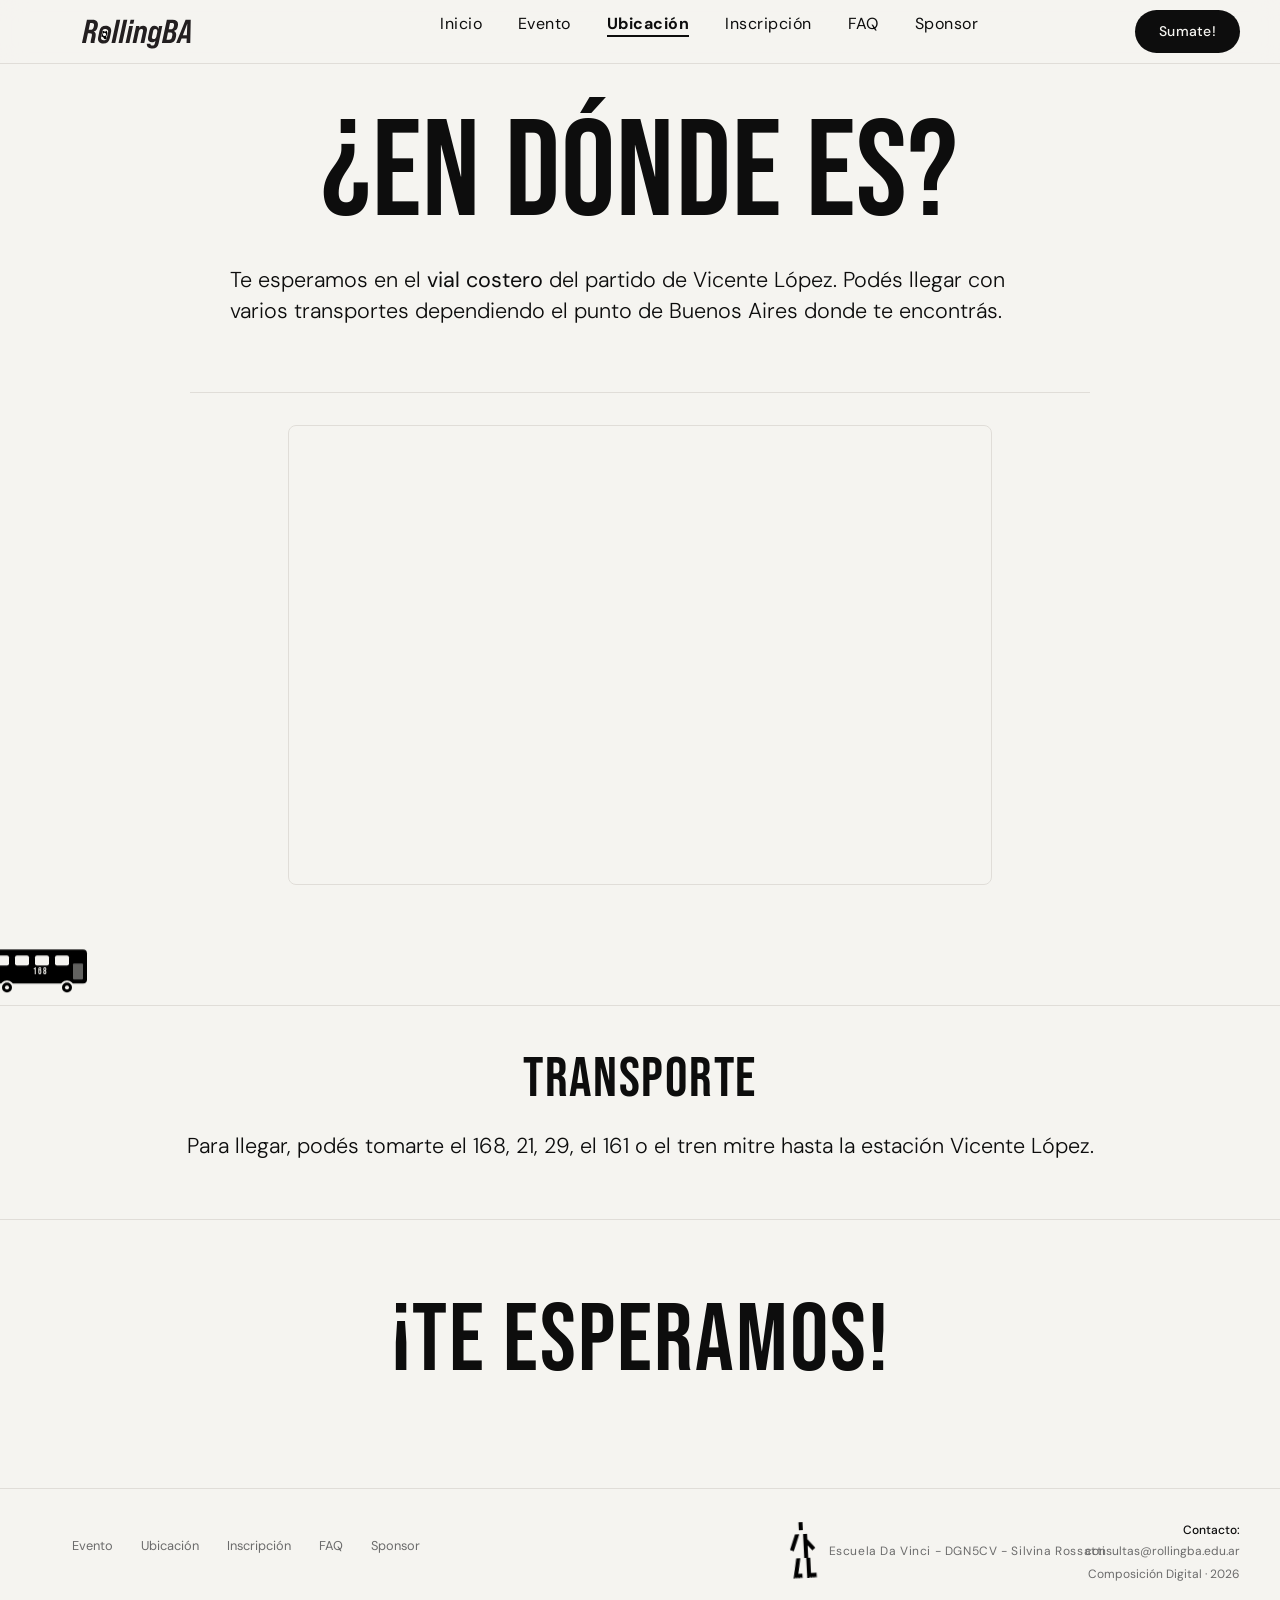
<file: secciones/ubicacion.html>
<!DOCTYPE html>
<html lang="es">
<head>
  <meta charset="UTF-8" >
  <meta name="viewport" content="width=device-width, initial-scale=1.0">
  <title>RollingBA – Ubicación</title>
  <link rel="preconnect" href="https://fonts.googleapis.com">
  <link rel="preconnect" href="https://fonts.gstatic.com" crossorigin>
  <link href="https://fonts.googleapis.com/css2?family=Bebas+Neue&family=DM+Sans:ital,opsz,wght@0,9..40,300;0,9..40,400;0,9..40,500;0,9..40,700&display=swap" rel="stylesheet">
  <link href="https://cdn.jsdelivr.net/npm/bootstrap@5.3.3/dist/css/bootstrap.min.css" rel="stylesheet">
  <link rel="stylesheet" href="../css/styles.css">
</head>
<body>

  <nav>
    <a href="../index.html" class="nav-logo">
      <img src="../multimedia/logo-nav.svg" alt="RollingBA">
    </a>
    <ul class="nav-links" id="navLinks">
      <li><a href="../index.html">Inicio</a></li>
      <li><a href="evento.html">Evento</a></li>
      <li><a href="ubicacion.html" class="active">Ubicación</a></li>
      <li><a href="inscripcion.html">Inscripción</a></li>
      <li><a href="faq.html">FAQ</a></li>
      <li><a href="sponsor.html">Sponsor</a></li>
    </ul>
    <a href="inscripcion.html" class="btn-primary d-none d-lg-inline-flex" id="navCta">Sumate!</a>
    <button class="nav-toggle d-flex d-lg-none" id="navToggle" aria-label="Menú">
      <span></span><span></span><span></span>
    </button>
  </nav>

  <header class="page-header">
    <h1 class="anim">¿En dónde es?</h1>
  </header>

  <div class="ubicacion-intro anim">
    <p>Te esperamos en el <b>vial costero</b> del partido de Vicente López. Podés llegar con varios transportes dependiendo el punto de Buenos Aires donde te encontrás.</p>
  </div>

    <div class="ubicacion-map anim">
      <iframe
        src="https://www.google.com/maps/embed?pb=!1m18!1m12!1m3!1d13138.52!2d-58.488!3d-34.527!2m3!1f0!2f0!3f0!3m2!1i1024!2i768!4f13.1!3m3!1m2!1s0x95bcb35b3bbbbbbb%3A0x0!2sVicente+L%C3%B3pez%2C+Buenos+Aires!5e0!3m2!1ses!2sar!4v1"
        allowfullscreen="" loading="lazy" title="Recorrido Vicente López"
      ></iframe>
    </div>

    <div class="bus-wrap" id="busWrap">
      <div class="bus-vehicle" id="busVehicle">
        <svg width="110" height="48" viewBox="0 0 110 48" fill="none" xmlns="http://www.w3.org/2000/svg">
          <rect x="2" y="4" width="100" height="34" rx="4" fill="black"/>
          <rect x="10" y="10" width="14" height="10" rx="2" fill="#f5f4f0"/>
          <rect x="30" y="10" width="14" height="10" rx="2" fill="#f5f4f0"/>
          <rect x="50" y="10" width="14" height="10" rx="2" fill="#f5f4f0"/>
          <rect x="70" y="10" width="14" height="10" rx="2" fill="#f5f4f0"/>
          <rect x="88" y="18" width="10" height="16" rx="1" fill="#f5f4f0" opacity="0.4"/>
          <text x="55" y="29" font-family="Bebas Neue, sans-serif" font-size="9" fill="#f5f4f0" text-anchor="middle" letter-spacing="1">168</text>
          <circle cx="22" cy="42" r="6" fill="black" stroke="#f5f4f0" stroke-width="2"/>
          <circle cx="22" cy="42" r="2" fill="#f5f4f0"/>
          <circle cx="82" cy="42" r="6" fill="black" stroke="#f5f4f0" stroke-width="2"/>
          <circle cx="82" cy="42" r="2" fill="#f5f4f0"/>
          <rect x="4" y="8" width="2" height="12" rx="1" fill="#f5f4f0" opacity="0.3"/>
        </svg>
      </div>
      <div class="bus-road" id="busRoad"></div>
    </div>

    <div class="ubicacion-transporte anim">
      <h2>TRANSPORTE</h2>
      <p>Para llegar, podés tomarte el 168, 21, 29, el 161 o el tren mitre hasta la estación Vicente López.</p>
    </div>

  <div class="ubicacion-cierre anim">
    <h2>¡TE ESPERAMOS!</h2>
  </div>

  <!-- FOOTER -->
  <footer>
    <div class="footer-inner d-flex flex-column flex-lg-row align-items-start align-items-lg-center justify-content-lg-between gap-3 flex-wrap">
      <ul class="footer-links">
        <li><a href="evento.html">Evento</a></li>
        <li><a href="ubicacion.html">Ubicación</a></li>
        <li><a href="inscripcion.html">Inscripción</a></li>
        <li><a href="faq.html">FAQ</a></li>
        <li><a href="sponsor.html">Sponsor</a></li>
      </ul>
      <div class="footer-brand">
        <div class="footer-skater-wrap" id="skaterWrap">
          <div class="footer-skater" id="footerSkater">
            <svg width="32" height="70" viewBox="0 0 32 70" fill="none" xmlns="http://www.w3.org/2000/svg">
              <path d="M12.4248 44.999L9 64.5H14V69.999L12 69L10 70L8 69L7.33789 69.999L5.5 69L4 70L2.75 69.999L7.33789 44.999H12.4248ZM22.3379 21.5869L31.751 32.6748L27.9258 35.9121L22.3379 29.3125V45H24.8379V64H31.751V70L30 69L28.5 70L27 69L25.5 70L23.5 69L22.5 70H19.8379V45H17.3379V15H22.3379V21.5869ZM4.6748 35.8877L0 34.1123L7.22461 15H12.5752L4.6748 35.8877ZM17.3389 9.9502H12.3389V0H17.3389V9.9502Z" fill="black"/>
            </svg>
          </div>
          <span class="footer-dgn" id="footerDgn">Escuela Da Vinci - DGN5CV - Silvina Rossatti</span>
        </div>
      </div>
      <div class="footer-contact text-start text-lg-end">
        <strong>Contacto:</strong>
        <a href="mailto:consultas@rollingba.edu.ar">consultas@rollingba.edu.ar</a>
        <span class="footer-credit">Composición Digital · 2026</span>
      </div>
    </div>
  </footer>

  <script src="https://cdn.jsdelivr.net/npm/bootstrap@5.3.3/dist/js/bootstrap.bundle.min.js"></script>
  <script src="../js/main.js"></script>
</body>
</html>
</file>
<file: css/styles.css>
*, *::before, *::after { box-sizing: border-box; margin: 0; padding: 0; }

:root {
  --black: #0d0d0d;
  --white: #f5f4f0;
  --blue: #5b7fa6;
  --blue-light: #c8d8ed;
  --gray: #6b6b6b;
  --border: #e0ddd8;
  --font-display: 'Bebas Neue', sans-serif;
  --font-body: 'DM Sans', sans-serif;
}

html { scroll-behavior: smooth; }

body {
  background: var(--white);
  color: var(--black);
  font-family: var(--font-body);
  font-size: 1rem;
  line-height: 1.6;
  overflow-x: hidden;
}

/* ─── NAV ─── */
nav {
  position: fixed;
  top: 0; left: 0; right: 0;
  z-index: 100;
  display: flex;
  align-items: center;
  justify-content: space-between;
  padding: 0 3rem;
  height: 4rem;
  background: rgba(245, 244, 240, 0.92);
  backdrop-filter: blur(0.75rem);
  border-bottom: 0.0625rem solid var(--border);
}

.nav-logo {
  display: flex;
  align-items: center;
  text-decoration: none;
}
.nav-logo img {
  height: 4.5rem;
  width: auto;
}

.nav-links {
  display: flex;
  align-items: center;
  gap: 2.25rem;
  list-style: none;
}

.nav-links a {
  font-size: 1rem;
  font-weight: 400;
  color: var(--black);
  text-decoration: none;
  letter-spacing: 0.03em;
  transition: opacity 0.2s;
}
.nav-links a:hover { opacity: 0.5; }
.nav-links a.active { font-weight: 700; }

.btn-primary {
  display: inline-flex;
  align-items: center;
  justify-content: center;
  background: var(--black);
  color: var(--white);
  font-family: var(--font-body);
  font-size: 0.875rem;
  font-weight: 500;
  padding: 0.625rem 1.5rem;
  border-radius: 6.25rem;
  text-decoration: none;
  border: none;
  cursor: pointer;
  transition: background 0.2s, transform 0.15s;
  letter-spacing: 0.02em;
}
.btn-primary:hover { background: var(--blue); transform: translateY(-0.0625rem); }

.btn-outline {
  display: inline-flex;
  align-items: center;
  justify-content: center;
  background: transparent;
  color: var(--black);
  font-family: var(--font-body);
  font-size: 0.875rem;
  font-weight: 500;
  padding: 0.625rem 1.5rem;
  border-radius: 6.25rem;
  text-decoration: none;
  border: 0.0938rem solid var(--black);
  cursor: pointer;
  transition: background 0.2s, color 0.2s, transform 0.15s;
  letter-spacing: 0.02em;
}
.btn-outline:hover { background: var(--black); color: var(--white); transform: translateY(-0.0625rem); }

.nav-toggle {
  display: none;
  flex-direction: column;
  gap: 0.3125rem;
  cursor: pointer;
  background: none;
  border: none;
  padding: 0.25rem;
}
.nav-toggle span {
  display: block;
  width: 1.375rem;
  height: 0.125rem;
  background: var(--black);
  border-radius: 0.125rem;
  transition: transform 0.3s, opacity 0.3s;
}

/* ─── HOME HERO ─── */
.hero {
  padding-top: 4rem;
  min-height: 100vh;
  display: flex;
  flex-direction: column;
  align-items: center;
  justify-content: flex-start;
}

.hero-text {
  text-align: center;
  padding: 4.5rem 1.5rem 3rem;
}

.hero-km {
  font-family: var(--font-display);
  font-size: clamp(7rem, 20vw, 14rem);
  line-height: 0.9;
  letter-spacing: -0.01em;
  color: var(--black);
}

.hero-tagline {
  font-size: clamp(1rem, 2.5vw, 1.25rem);
  font-weight: 300;
  color: var(--gray);
  margin-top: 0.5rem;
  letter-spacing: 0.04em;
}

.hero-image-wrapper {
  position: relative;
  width: 100%;
  max-width: 53.75rem;
  margin: 0 auto;
}

.hero-image-wrapper::before {
  content: '';
  position: absolute;
  left: -624.9375rem;
  right: -624.9375rem;
  top: 50%;
  transform: translateY(-50%);
  height: 72%;
  background: var(--blue-light);
  z-index: 0;
}

.hero-image-wrapper img {
  position: relative;
  z-index: 1;
  width: 100%;
  height: 28.75rem;
  display: block;
  border-radius: 0.25rem;
  object-fit: cover;
  object-position: center 30%;
}

/* ─── COUNTDOWN ─── */
.countdown-label {
  width: 100%;
  padding: 1.25rem 3rem;
  font-size: 0.75rem;
  font-weight: 500;
  letter-spacing: 0.08em;
  text-transform: uppercase;
  color: var(--black);
  background: var(--white);
}

.countdown-bar {
  width: 100%;
  background: var(--black);
  padding: 2.5rem 3rem;
}

.countdown-inner {
  display: flex;
  align-items: flex-start;
  justify-content: center;
  gap: clamp(1.5rem, 6vw, 5rem);
}

.countdown-unit {
  display: flex;
  flex-direction: column;
  align-items: center;
  gap: 0.25rem;
}

.countdown-number {
  font-family: var(--font-display);
  font-size: clamp(3rem, 8vw, 5.5rem);
  line-height: 1;
  letter-spacing: 0.02em;
  color: var(--white);
}

.countdown-text {
  font-size: 0.7rem;
  font-weight: 400;
  letter-spacing: 0.1em;
  text-transform: uppercase;
  color: rgba(255,255,255,0.45);
}

/* ─── HOME: EVENT / MAP SECTION ─── */
.section-event {
  padding: 5.5rem 3rem 3.5rem;
  max-width: 53.75rem;
  margin: 0 auto;
  width: 100%;
}

.section-event .date-label {
  font-size: 1rem;
  font-weight: 300;
  color: var(--gray);
  margin-bottom: 0.875rem;
}

.section-event h2 {
  font-family: var(--font-display);
  font-size: clamp(2.5rem, 7vw, 5rem);
  line-height: 1.0;
  color: var(--black);
  max-width: 100%;
  margin-bottom: 1.25rem;
}

.section-event > p {
  font-size: 1rem;
  font-weight: 300;
  color: var(--gray);
  max-width: 100%;
  margin-bottom: 2.25rem;
}

.map-container {
  width: 100%;
  max-width: 47.5rem;
  height: 25rem;
  border-radius: 0.5rem;
  overflow: hidden;
  border: 0.0625rem solid var(--border);
}
.map-container iframe { width: 100%; height: 100%; border: none; }

/* ─── HOME: INSCRIPTION ─── */
.section-inscripcion {
  padding: 5.5rem 3rem;
  max-width: 53.75rem;
  margin: 0 auto;
  width: 100%;
  border-top: 0.0625rem solid var(--border);
}

.section-inscripcion h2 {
  font-family: var(--font-display);
  font-size: clamp(2.5rem, 7vw, 5rem);
  color: var(--black);
  margin-bottom: 0.875rem;
}

.section-inscripcion p {
  font-size: 1rem;
  font-weight: 300;
  color: var(--gray);
  max-width: 100%;
  margin-bottom: 1.75rem;
}

/* ─── FAQ TEASER ─── */
.section-faq-teaser {
  background: var(--blue-light);
  padding: 5rem 3rem;
  text-align: center;
}

.section-faq-teaser .pre-label {
  font-size: 0.875rem;
  font-weight: 600;
  color: var(--blue);
  margin-bottom: 0.625rem;
  letter-spacing: 0.04em;
}

.section-faq-teaser h2 {
  font-family: var(--font-display);
  font-size: clamp(3rem, 10vw, 7rem);
  line-height: 0.95;
  color: var(--black);
  margin-bottom: 1rem;
}

.section-faq-teaser p {
  font-size: 1rem;
  font-weight: 300;
  color: var(--gray);
  max-width: 30rem;
  margin: 0 auto 2rem;
}

/* ─── PAGE HEADER ─── */
.page-header {
  padding-top: 4rem;
  text-align: center;
}

.page-header h1 {
  font-family: var(--font-display);
  font-size: clamp(4rem, 14vw, 8.5rem);
  line-height: 0.92;
  letter-spacing: 0.01em;
  color: var(--black);
  padding: 3rem 1.5rem 1.25rem;
}

.page-header .subtitle {
  font-size: clamp(1rem, 2.5vw, 1.35rem);
  font-weight: 300;
  color: var(--black);
  max-width: 33.75rem;
  margin: 0 auto;
  padding: 0 1.5rem 3rem;
  line-height: 1.45;
}

/* ─── EVENTO PAGE ─── */
.evento-intro {
  padding: 0 3rem 2.25rem;
  max-width: clamp(17.5rem, 90%, 50rem);
  margin-left: auto;
  margin-right: auto;
  text-align: center;
  display: block;
}

.evento-intro p {
  font-size: clamp(1.1rem, 2.5vw, 1.45rem);
  font-weight: 300;
  color: var(--black);
  line-height: 1.4;
}

.evento-subtitle {
  font-family: var(--font-display);
  font-size: clamp(1.5rem, 4vw, 2.5rem);
  letter-spacing: 0.04em;
  color: var(--black);
  max-width: 68.75rem;
  margin: 0 auto;
  text-align: center;
}

.hero-full {
  width: 100%;
  max-width: 68.75rem;
  margin: 0 auto;
  padding: 0 3rem;
}

.hero-full img {
  width: 100%;
  height: 30rem;
  object-fit: cover;
  object-position: center 20%;
  border-radius: 0.5rem;
  display: block;
}

.hero-full-img {
  width: 100%;
  max-width: 68.75rem;
  margin: 0 auto;
  padding: 0 3rem;
}
.hero-full-img img {
  width: 100%;
  height: 30rem;
  object-fit: cover;
  object-position: center 20%;
  border-radius: 0.5rem;
  display: block;
}

.evento-date-section {
  text-align: center;
  max-width: 68.75rem;
  margin: 0 auto;
  padding: 2.5rem 3rem 2.5rem;
  border-top: 0.0625rem solid var(--border);

}

.evento-date-section h2 {
  font-family: var(--font-display);
  font-size: clamp(2.5rem, 8vw, 5.5rem);
  color: var(--black);
  margin-bottom: 1rem;
  letter-spacing: 0.02em;
}

.evento-date-section p,
.evento-date-section .evento-desc {
  font-size: 0.75rem;
  font-weight: 600;
  letter-spacing: 0.1em;
  text-transform: uppercase;
  color: var(--black);
  max-width: 100%;
  margin-bottom: 2rem;
}

/* ─── UBICACION PAGE ─── */
.ubicacion-intro {
  max-width: clamp(17.5rem, 90%, 56.25rem);
  margin: 0 auto;
  padding: 0 3rem 3rem;
  border-bottom: 0.0625rem solid var(--border);
}

.ubicacion-intro p {
  font-size: clamp(1rem, 2.5vw, 1.35rem);
  font-weight: 300;
  color: var(--black);
  line-height: 1.45;
}

.ubicacion-body {
  max-width: 62.5rem;
  margin: 0 auto;
  padding: 3.5rem 3rem;
}

.ubicacion-inscripcion h2,
.ubicacion-body h2 {
  font-family: var(--font-display);
  font-size: clamp(2rem, 5vw, 3.5rem);
  letter-spacing: 0.03em;
  color: var(--black);
  margin-bottom: 0.75rem;
}

.ubicacion-inscripcion p,
.ubicacion-body p {
  font-size: 1rem;
  font-weight: 300;
  color: var(--gray);
  margin-bottom: 1.5rem;
  max-width: 37.5rem;
}

.ubicacion-map {
  width: 55%;
  height: 28.75rem;
  border-radius: 0.5rem;
  overflow: hidden;
  border: 0.0625rem solid var(--border);
  margin: 2rem auto 3.5rem;
}
.ubicacion-map iframe { width: 100%; height: 100%; border: none; }

.ubicacion-transporte {
  padding: 2.5rem 0;
  border-top: 0.0625rem solid var(--border);
  text-align: center;
}

.ubicacion-transporte h2 {
  font-family: var(--font-display);
  font-size: clamp(2rem, 5vw, 3.5rem);
  letter-spacing: 0.03em;
  color: var(--black);
  margin-bottom: 1rem;
}

.ubicacion-transporte p {
  font-size: clamp(1rem, 2.5vw, 1.35rem);
  font-weight: 300;
  color: var(--black);
}

.ubicacion-cierre {
  text-align: center;
  padding: 4rem 3rem 5rem;
  border-top: 0.0625rem solid var(--border);
}

.ubicacion-cierre h2 {
  font-family: var(--font-display);
  font-size: clamp(3rem, 8vw, 6rem);
  letter-spacing: 0.02em;
  color: var(--black);
}

/* ─── FAQ PAGE ─── */
.faq-section {
  max-width: 53.75rem;
  margin: 0 auto;
  padding: 0 3rem 2.5rem;
}

.faq-intro {
  font-family: var(--font-display);
  font-size: clamp(1.25rem, 3.5vw, 2rem);
  letter-spacing: 0.04em;
  color: var(--black);
  margin-bottom: 2.5rem;
}

.faq-item {
  border-bottom: 0.0625rem solid var(--border);
  padding: 1.75rem 0;
}
.faq-item:first-of-type { border-top: 0.0625rem solid var(--border); }

.faq-question {
  font-size: clamp(1rem, 2.5vw, 1.2rem);
  font-weight: 400;
  color: var(--black);
  margin-bottom: 0.625rem;
  line-height: 1.3;
}

.faq-answer {
  font-size: 0.9375rem;
  font-weight: 300;
  color: var(--gray);
  line-height: 1.65;
  max-width: 42.5rem;
}

.faq-contact {
  max-width: 53.75rem;
  margin: 0 auto;
  padding: 0 3rem 6rem;
}

.faq-contact h2 {
  font-family: var(--font-display);
  font-size: clamp(2.5rem, 7vw, 5rem);
  letter-spacing: 0.02em;
  color: var(--black);
  margin-bottom: 1rem;
}

.faq-contact p {
  font-size: 1rem;
  font-weight: 300;
  color: var(--gray);
}

.faq-contact a {
  font-weight: 600;
  color: var(--black);
  text-decoration: none;
  border-bottom: 0.0625rem solid currentColor;
  transition: opacity 0.2s;
}
.faq-contact a:hover { opacity: 0.5; }

/* ─── INSCRIPCION PAGE ─── */
.inscripcion-section {
  max-width: 42.5rem;
  margin: 0 auto;
  padding: 2.625rem 3rem 5rem;
}

.inscripcion-pre,
.inscripcion-intro {
  font-size: 1.3rem;
  font-weight: 300;
  color: var(--black);
  margin-bottom: 0.5rem;
  text-align: center;
  padding: 0 3rem;
}

.inscripcion-section h2 {
  font-family: var(--font-display);
  font-size: clamp(1.75rem, 5vw, 3rem);
  letter-spacing: 0.04em;
  color: var(--black);
  margin-bottom: 2.5rem;
  line-height: 1.05;
}

.form-grid {
  display: grid;
  grid-template-columns: 1fr 1fr;
  gap: 1.25rem 1.5rem;
}

.form-group { display: flex; flex-direction: column; gap: 0.375rem; }
.form-group.full { grid-column: 1 / -1; }

label {
  font-size: 0.7rem;
  font-weight: 600;
  letter-spacing: 0.1em;
  text-transform: uppercase;
  color: var(--black);
}

input, select, textarea {
  font-family: var(--font-body);
  font-size: 0.9375rem;
  font-weight: 300;
  color: var(--black);
  background: var(--white);
  border: 0.0938rem solid var(--border);
  border-radius: 0.375rem;
  padding: 0.75rem 1rem;
  outline: none;
  transition: border-color 0.2s;
  width: 100%;
  appearance: none;
}
input:focus, select:focus, textarea:focus { border-color: var(--black); }
input::placeholder, textarea::placeholder { color: #bbb; }
textarea { resize: vertical; min-height: 6.25rem; }

.form-radio-group { display: flex; gap: 1.25rem; flex-wrap: wrap; }

.form-radio {
  display: flex;
  align-items: center;
  gap: 0.5rem;
  cursor: pointer;
  font-size: 0.9375rem;
  font-weight: 300;
  color: var(--black);
  font-family: var(--font-body);
}
.form-radio input[type="radio"] {
  width: 1rem; height: 1rem;
  border-radius: 50%;
  padding: 0; cursor: pointer;
  accent-color: var(--black);
}

.form-submit { margin-top: 2.25rem; display: flex; flex-direction: column; gap: 0.75rem; }
.form-note { font-size: 0.8rem; font-weight: 300; color: var(--gray); }

.inscripcion-closed,
.inscripcion-banner-inner {
  background: var(--blue-light);
  border-radius: 0.5rem;
  padding: 3rem 2.5rem;
  text-align: center;
}

.inscripcion-closed h2,
.inscripcion-banner-inner h2 {
  font-family: var(--font-display);
  font-size: clamp(2rem, 5vw, 3.5rem);
  letter-spacing: 0.03em;
  color: var(--black);
  margin-bottom: 0.625rem;
  text-align: center;
}

.inscripcion-closed p,
.inscripcion-banner-inner p {
  font-size: 1rem;
  font-weight: 300;
  color: var(--gray);
  text-align: center;
}

/* ─── INSCRIPCION BANNER (also used on evento) ─── */
.inscripcion-banner-section {
  max-width: 100%;
  margin: 0 auto;
  padding: 2.5rem 3rem;
}

/* ─── FORM SUCCESS ─── */
.form-success {
  margin-top: 3rem;
  padding: 2.5rem;
  background: var(--blue-light);
  border-radius: 0.5rem;
  text-align: center;
}

.form-success-title {
  font-family: var(--font-display);
  font-size: 2.5rem;
  margin-bottom: 0.75rem;
}

.form-success-msg {
  font-size: 1rem;
  font-weight: 300;
  color: var(--gray);
}

.form-submit .btn-primary { width: fit-content; }

/* ─── SPONSOR: HERO ─── */
.sponsor-hero {
  padding-top: 4rem;
  min-height: 100vh;
  display: grid;
  grid-template-columns: 1fr 1fr;
  align-items: center;
  gap: 0;
  overflow: hidden;
}

.sponsor-hero-text {
  padding: 5rem 4rem 5rem 3rem;
  max-width: 38rem;
  margin-left: auto;
}

.sponsor-eyebrow {
  font-size: 0.7rem;
  font-weight: 700;
  letter-spacing: 0.14em;
  text-transform: uppercase;
  color: var(--blue-light);
  background: var(--black);
  display: inline-block;
  padding: 0.25rem 0.625rem;
  border-radius: 0.1875rem;
  margin-bottom: 1.25rem;
}

.sponsor-hero-text h1 {
  font-family: var(--font-display);
  font-size: clamp(3.5rem, 7vw, 6.5rem);
  line-height: 0.92;
  letter-spacing: 0.01em;
  color: var(--black);
  margin-bottom: 1.5rem;
}

.sponsor-hero-text p {
  font-size: clamp(1rem, 1.5vw, 1.2rem);
  font-weight: 300;
  color: var(--gray);
  line-height: 1.6;
  max-width: 26.25rem;
  margin-bottom: 2.25rem;
}

/* ─── SPONSOR: 3D VIEWER ─── */
.sponsor-viewer-wrap {
  position: relative;
  width: 100%;
  height: 100vh;
  background: #f0ede8;
  display: flex;
  align-items: center;
  justify-content: center;
  overflow: hidden;
}

.sponsor-viewer-wrap::before {
  content: '';
  position: absolute;
  inset: 0;
  background: radial-gradient(ellipse at 60% 50%, rgba(91,127,166,0.12) 0%, transparent 70%);
  pointer-events: none;
}

#model-canvas {
  width: 100%;
  height: 100%;
  cursor: grab;
  display: block;
}

#model-canvas:active { cursor: grabbing; }

.viewer-hint {
  position: absolute;
  bottom: 1.75rem;
  left: 50%;
  transform: translateX(-50%);
  display: flex;
  align-items: center;
  gap: 0.5rem;
  font-size: 0.7rem;
  font-weight: 500;
  letter-spacing: 0.08em;
  text-transform: uppercase;
  color: var(--gray);
  opacity: 1;
  transition: opacity 0.5s ease;
  pointer-events: none;
  white-space: nowrap;
}

.viewer-hint.hidden { opacity: 0; }
.viewer-hint svg { width: 1.125rem; height: 1.125rem; opacity: 0.6; }

/* ─── SPONSOR: FEATURES ─── */
.sponsor-features {
  background: var(--black);
  padding: 6rem 3rem;
}

.sponsor-features-inner {
  max-width: 68.75rem;
  margin: 0 auto;
}

.sponsor-features h2 {
  font-family: var(--font-display);
  font-size: clamp(2.5rem, 6vw, 5rem);
  color: var(--white);
  margin-bottom: 4rem;
  letter-spacing: 0.02em;
}

.features-grid {
  display: grid;
  grid-template-columns: repeat(3, 1fr);
  gap: 2.5rem;
}

.feature-item {
  border-top: 0.0625rem solid rgba(245,244,240,0.15);
  padding-top: 1.5rem;
}

.feature-number {
  font-family: var(--font-display);
  font-size: 3.5rem;
  color: var(--blue-light);
  line-height: 1;
  margin-bottom: 0.75rem;
}

.feature-title {
  font-size: 1rem;
  font-weight: 600;
  color: var(--white);
  margin-bottom: 0.5rem;
  letter-spacing: 0.03em;
}

.feature-desc {
  font-size: 0.875rem;
  font-weight: 300;
  color: rgba(245,244,240,0.55);
  line-height: 1.6;
}

/* ─── SPONSOR: PRODUCT INFO (centered text only) ─── */
.sponsor-info {
  padding: 6rem 3rem;
  max-width: 47.5rem;
  margin: 0 auto;
  text-align: center;
}

.sponsor-info-text h2 {
  font-family: var(--font-display);
  font-size: clamp(2.5rem, 5vw, 4.5rem);
  line-height: 0.95;
  color: var(--black);
  margin-bottom: 1.75rem;
  letter-spacing: 0.02em;
}

.sponsor-info-text p {
  font-size: 1rem;
  font-weight: 300;
  color: var(--gray);
  line-height: 1.7;
  margin-bottom: 1.25rem;
}

.sponsor-specs {
  margin-top: 2rem;
  display: flex;
  flex-direction: column;
  gap: 0;
  text-align: left;
}

.sponsor-spec {
  display: flex;
  justify-content: space-between;
  align-items: baseline;
  padding: 0.875rem 0;
  border-bottom: 0.0625rem solid var(--border);
  font-size: 0.9rem;
}

.sponsor-spec:first-child {
  border-top: 0.0625rem solid var(--border);
}

.spec-label {
  font-weight: 600;
  color: var(--black);
  font-size: 0.75rem;
  letter-spacing: 0.06em;
  text-transform: uppercase;
}

.spec-value {
  font-weight: 300;
  color: var(--gray);
}

/* ─── SPONSOR: CTA ─── */
.sponsor-cta {
  background: var(--blue-light);
  padding: 5rem 3rem;
  text-align: center;
}

.sponsor-cta h2 {
  font-family: var(--font-display);
  font-size: clamp(2.5rem, 7vw, 5.5rem);
  color: var(--black);
  line-height: 0.95;
  margin-bottom: 1rem;
  letter-spacing: 0.02em;
}

.sponsor-cta p {
  font-size: 1rem;
  font-weight: 400;
  color: rgba(13,13,13,0.65);
  margin-bottom: 0;
}

/* ─── FOOTER ─── */
footer {
  background: var(--white);
  border-top: 0.0625rem solid var(--border);
  padding: 2rem 3rem;
}

.footer-inner {
  display: flex;
  align-items: center;
  justify-content: space-between;
  flex-wrap: nowrap;
  gap: 1.25rem;
}

.footer-links { display: flex; gap: 1.75rem; list-style: none; }
.footer-links a { font-size: 0.8rem; color: var(--gray); text-decoration: none; transition: color 0.2s; }
.footer-links a:hover { color: var(--black); }

.footer-brand { display: flex; align-items: center; gap: 0.875rem; }

/* ── FOOTER ROLLERSKATER ANIMATION ── */
.footer-skater-wrap {
  position: relative;
  height: 2.25rem;
  margin: 0 auto;
  display: flex;
  justify-self: center; 
  justify-content: center;
  align-items: center;
}

.footer-skater {
  position: absolute;
  left: 0;
  top: 50%;
  transform: translateY(-50%);
  width: 1.6rem;
  height: auto;    
  will-change: transform, left;
  background: transparent;
  overflow: visible;
}

.footer-skater svg {
  width: 100%;
  height: 100%;
  display: block;
  background: transparent;
}

.footer-dgn {
  font-size: 0.75rem;
  color: var(--gray);
  letter-spacing: 0.05em;
  white-space: nowrap;
}

.footer-contact { font-size: 0.75rem; color: var(--gray); text-align: right; }
.footer-contact strong { font-weight: 500; color: var(--black); display: block; margin-bottom: 0.125rem; }
.footer-contact a { color: var(--gray); text-decoration: none; }
.footer-contact a:hover { color: var(--black); }
.footer-credit { display: block; margin-top: 0.25rem; font-size: 0.75rem; color: var(--gray); }

/* ─── ANIMATIONS ─── */

/* Fade up — elementos de texto y secciones */
@keyframes fadeUp {
  from { opacity: 0; transform: translateY(1.5rem); }
  to   { opacity: 1; transform: translateY(0); }
}

/* Fade in suave — elementos de fondo o imagen */
@keyframes fadeIn {
  from { opacity: 0; }
  to   { opacity: 1; }
}

/* Slide desde la izquierda — hero km */
@keyframes slideInLeft {
  from { opacity: 0; transform: translateX(-2.5rem); }
  to   { opacity: 1; transform: translateX(0); }
}

/* Slide desde la derecha — hero image */
@keyframes slideInRight {
  from { opacity: 0; transform: translateX(2.5rem); }
  to   { opacity: 1; transform: translateX(0); }
}

/* Scale up suave — banners y CTAs */
@keyframes scaleIn {
  from { opacity: 0; transform: scale(0.96); }
  to   { opacity: 1; transform: scale(1); }
}

/* Pulse sutil — countdown numbers */
@keyframes pulse {
  0%, 100% { transform: scale(1); }
  50%       { transform: scale(1.04); }
}

/* Underline grow — nav links hover */
@keyframes underlineGrow {
  from { transform: scaleX(0); }
  to   { transform: scaleX(1); }
}

/* ── Clases de animación de entrada (.anim + .visible) ── */
.anim { opacity: 0; }
.anim.visible { animation: fadeUp 0.6s ease forwards; }

/* Hero KM: entra desde la izquierda */
.hero-km.anim.visible {
  animation: slideInLeft 0.75s cubic-bezier(0.22, 1, 0.36, 1) forwards;
}

/* Hero tagline: fade puro con pequeño delay */
.hero-tagline.anim.visible {
  animation: fadeUp 0.7s ease 0.15s forwards;
}

/* Hero image: entra desde la derecha */
.hero-image-wrapper.anim.visible {
  animation: slideInRight 0.85s cubic-bezier(0.22, 1, 0.36, 1) 0.1s forwards;
}

/* Banners (inscripción abierta, closed): scale in */
.inscripcion-closed.anim.visible,
.inscripcion-banner-inner.anim.visible {
  animation: scaleIn 0.55s ease forwards;
}

/* FAQ items: fadeUp con stagger via nth-child */
.faq-item.anim.visible { animation: fadeUp 0.5s ease forwards; }
.faq-item:nth-child(2).anim.visible  { animation-delay: 0.05s; }
.faq-item:nth-child(3).anim.visible  { animation-delay: 0.10s; }
.faq-item:nth-child(4).anim.visible  { animation-delay: 0.15s; }
.faq-item:nth-child(5).anim.visible  { animation-delay: 0.20s; }
.faq-item:nth-child(6).anim.visible  { animation-delay: 0.25s; }
.faq-item:nth-child(7).anim.visible  { animation-delay: 0.30s; }
.faq-item:nth-child(8).anim.visible  { animation-delay: 0.35s; }
.faq-item:nth-child(9).anim.visible  { animation-delay: 0.40s; }
.faq-item:nth-child(10).anim.visible { animation-delay: 0.45s; }
.faq-item:nth-child(11).anim.visible { animation-delay: 0.50s; }

/* Page header h1: slide desde arriba */
.page-header h1.anim.visible {
  animation: fadeUp 0.65s cubic-bezier(0.22, 1, 0.36, 1) forwards;
}

/* Map container: fade in */
.map-container.anim.visible,
.ubicacion-map.anim.visible {
  animation: fadeIn 0.8s ease 0.2s forwards;
}

/* ── Hover con underline animado en nav ── */
.nav-links a {
  position: relative;
}
.nav-links a::after {
  content: '';
  position: absolute;
  bottom: -0.1875rem; left: 0;
  width: 100%; height: 0.0938rem;
  background: var(--black);
  transform: scaleX(0);
  transform-origin: left;
  transition: transform 0.25s ease;
}
.nav-links a:hover::after,
.nav-links a.active::after { transform: scaleX(1); }
/* Quitar el opacity hover que ya existía para que no compita */
.nav-links a:hover { opacity: 1; }

/* ── Transición suave en inputs del form ── */
input, select, textarea {
  transition: border-color 0.2s, box-shadow 0.2s;
}
input:focus, select:focus, textarea:focus {
  border-color: var(--black);
  box-shadow: 0 0 0 0.1875rem rgba(13,13,13,0.07);
}

/* ── Hover lift en hero image ── */
.hero-image-wrapper img {
  transition: transform 0.4s ease;
}
.hero-image-wrapper:hover img { transform: scale(1.015); }

/* ── Pulse en countdown al cargar ── */
.countdown-number {
  display: inline-block;
  transition: transform 0.15s ease;
}

/* ─── RESPONSIVE ─── */

/* ─── DESKTOP (60rem – 80rem) ─── */
@media (min-width: 60rem) and (max-width: 80rem) {
  nav { padding: 0 2.5rem; }

  .section-event,
  .section-inscripcion  { padding-left: 2.5rem; padding-right: 2.5rem; }
  .section-faq-teaser   { padding-left: 2.5rem; padding-right: 2.5rem; }

  .evento-intro,
  .evento-subtitle,
  .hero-full,
  .hero-full-img,
  .evento-date-section  { padding-left: 2.5rem; padding-right: 2.5rem; }

  .faq-section,
  .faq-contact          { padding-left: 2.5rem; padding-right: 2.5rem; }

  .inscripcion-section  { padding-left: 2.5rem; padding-right: 2.5rem; }

  .ubicacion-intro,
  .ubicacion-body,
  .ubicacion-cierre     { padding-left: 2.5rem; padding-right: 2.5rem; }

  .countdown-label,
  .countdown-bar        { padding-left: 2.5rem; padding-right: 2.5rem; }

  footer                { padding-left: 2.5rem; padding-right: 2.5rem; }
}

/* ─── TABLET (31.3125rem – 59.9375rem) ─── */
@media (min-width: 31.3125rem) and (max-width: 59.9375rem) {
  nav { padding: 0 1.75rem; height: 3.75rem; }
  .nav-links, nav .nav-actions > .btn-primary { display: none; }
  .nav-toggle { display: flex; }

  .nav-links.open {
    display: flex;
    flex-direction: column;
    position: fixed;
    top: 3.75rem; left: 0; right: 0;
    background: var(--white);
    border-bottom: 0.0625rem solid var(--border);
    padding: 1.5rem 1.75rem 2rem;
    gap: 1.25rem;
    align-items: flex-start;
    z-index: 99;
  }
  .nav-links.open a { font-size: 1.1rem; }

  /* Hero - tablet */
  .hero { padding-top: 3.75rem; min-height: unset; }
  .hero-image-wrapper { padding: 0 1.75rem; }
  .hero-image-wrapper img { height: 21.25rem; }
  .hero-image-wrapper::before { display: none; }

  /* Countdown - tablet */
  .countdown-label { padding: 1rem 1.75rem; font-size: 0.72rem; }
  .countdown-bar   { padding: 2rem 1.75rem; }

  /* Home sections - tablet */
  .section-event        { padding: 4rem 1.75rem 2.75rem; }
  .section-inscripcion  { padding: 4rem 1.75rem; }
  .section-faq-teaser   { padding: 3.75rem 1.75rem; }
  .map-container        { height: 20rem; }

  /* Page header - tablet */
  .page-header { padding-top: 3.75rem; }
  .page-header h1 { padding: 2.5rem 1.75rem 0.875rem; }
  .page-header .subtitle { padding: 0 1.75rem 2.25rem; }

  /* Evento - tablet */
  .evento-intro         { padding: 0 1.75rem 2rem; }
  .evento-subtitle      { padding: 0.5rem 1.75rem 1.25rem; }
  .hero-full,
  .hero-full-img        { padding: 0 1.75rem; }
  .hero-full img,
  .hero-full-img img    { height: 20rem; }
  .evento-date-section  { padding: 3.5rem 1.75rem 2.5rem; }

  /* Ubicacion - tablet */
  .ubicacion-intro      { padding: 0 1.75rem 2.5rem; }
  .ubicacion-body       { padding: 3rem 1.75rem; }
  .ubicacion-map        { width: 80%; height: 21.25rem; margin: 1.75rem auto 3rem; }
  .ubicacion-cierre     { padding: 3.5rem 1.75rem 4.5rem; }

  /* FAQ - tablet */
  .faq-section          { padding: 0 1.75rem 3rem; }
  .faq-contact          { padding: 0 1.75rem 5rem; }

  /* Inscripcion - tablet */
  .inscripcion-section  { padding: 3.5rem 1.75rem 4.5rem; }
  .inscripcion-intro    { padding: 0 1.75rem; }
  .form-grid            { grid-template-columns: 1fr 1fr; }
  .inscripcion-closed,
  .inscripcion-banner-inner { padding: 2.5rem 1.75rem; }
  .inscripcion-banner-section { padding: 2rem 1.75rem; }

  /* Sponsor - tablet */
  .sponsor-hero {
    grid-template-columns: 1fr;
    min-height: unset;
    padding-top: 3.75rem;
  }
  .sponsor-hero-text {
    padding: 3rem 1.75rem 2.5rem;
    max-width: 100%;
    margin-left: 0;
    text-align: center;
  }
  .sponsor-hero-text p { max-width: 100%; margin: 0 auto 2rem; }
  .sponsor-viewer-wrap {
    height: 60vw;
    min-height: 20rem;
    max-height: 30rem;
  }
  .sponsor-features { padding: 4rem 1.75rem; }
  .features-grid       { grid-template-columns: repeat(2, 1fr); gap: 1.75rem; }
  .sponsor-info     { padding: 4rem 1.75rem; }
  .sponsor-cta      { padding: 3.75rem 1.75rem; }

  /* Footer - tablet */
  footer { padding: 1.75rem 1.75rem; }
  .footer-inner {
    flex-direction: column;
    align-items: flex-start;
    flex-wrap: wrap;
    gap: 1rem;
  }
  .footer-skater-wrap { width: 12.5rem; flex: none; }
  .footer-contact { text-align: left; }
}

/* ─── SMARTPHONE (0rem – 31.25rem) ─── */
@media (max-width: 31.25rem) {
  /* Nav - smartphone */
  nav { padding: 0 1.5rem; height: 3.25rem; }
  .nav-links, nav .nav-actions > .btn-primary { display: none; }
  .nav-toggle { display: flex; }

  .nav-links.open {
    display: flex;
    flex-direction: column;
    position: fixed;
    top: 3.25rem; left: 0; right: 0;
    background: var(--white);
    border-bottom: 0.0625rem solid var(--border);
    padding: 1.25rem 1.5rem 1.75rem;
    gap: 1.125rem;
    align-items: flex-start;
    z-index: 99;
  }
  .nav-links.open a { font-size: 1.05rem; }

  /* Hero - smartphone */
  .hero { padding-top: 3.25rem; min-height: unset; }
  .hero-text { padding: 2.5rem 1.5rem 1.5rem; }
  .hero-image-wrapper { padding: 0 1.5rem; }
  .hero-image-wrapper img { height: 13.125rem; }
  .hero-image-wrapper::before { display: none; }

  /* Countdown - smartphone */
  .countdown-label { padding: 0.75rem 1.5rem; font-size: 0.68rem; }
  .countdown-bar   { padding: 1.5rem 1.5rem; }
  .countdown-inner { gap: 1rem; }
  .countdown-number { font-size: 2.6rem; }

  /* Home sections - smartphone */
  .section-event        { padding: 2.5rem 1.5rem 2rem; }
  .section-inscripcion  { padding: 2.5rem 1.5rem; }
  .section-faq-teaser   { padding: 2.5rem 1.5rem; }
  .section-faq-teaser h2 { font-size: 3.2rem; }
  .map-container        { height: 13.125rem; }

  /* Page header - smartphone */
  .page-header { padding-top: 3.25rem; }
  .page-header h1 { padding: 1.75rem 1.5rem 0.5rem; }
  .page-header .subtitle { padding: 0 1.5rem 1.5rem; }

  /* Evento - smartphone */
  .evento-intro         { padding: 0 1.5rem 1.5rem; }
  .evento-subtitle      { padding: 0.375rem 1.5rem 1rem; }
  .hero-full,
  .hero-full-img        { padding: 0 1.5rem; }
  .hero-full img,
  .hero-full-img img    { height: 11.25rem; }
  .evento-date-section  { padding: 2.5rem 1.5rem 2rem; }

  /* Ubicacion - smartphone */
  .ubicacion-intro      { padding: 0 1.5rem 2rem; }
  .ubicacion-body       { padding: 2.25rem 1.5rem; }
  .ubicacion-map        { width: 100%; height: 13.125rem; margin: 1.25rem 0 2.25rem; }
  .ubicacion-cierre     { padding: 2.5rem 1.5rem 3.5rem; }
  .ubicacion-cierre h2  { font-size: 2.6rem; }

  /* FAQ - smartphone */
  .faq-section          { padding: 0 1.5rem 3rem; }
  .faq-contact          { padding: 0 1.5rem 4rem; }
  .faq-question         { font-size: 0.975rem; }

  /* Inscripcion - smartphone */
  .inscripcion-section  { padding: 2.5rem 1.5rem 3.5rem; }
  .inscripcion-section h2 { font-size: 1.55rem; }
  .inscripcion-intro    { padding: 0 1.5rem; }
  .form-grid            { grid-template-columns: 1fr; }
  .inscripcion-closed,
  .inscripcion-banner-inner { padding: 1.75rem 1.5rem; }
  .inscripcion-banner-section { padding: 1.5rem 1.5rem; }

  /* Sponsor - smartphone */
  .sponsor-hero {
    grid-template-columns: 1fr;
    min-height: unset;
    padding-top: 3.25rem;
  }
  .sponsor-hero-text {
    padding: 2.5rem 1.5rem 2rem;
    max-width: 100%;
    margin-left: 0;
    text-align: center;
  }
  .sponsor-hero-text h1 { font-size: clamp(3rem, 14vw, 4rem); }
  .sponsor-hero-text p {
    max-width: 100%;
    margin: 0 auto 1.75rem;
    font-size: 1rem;
  }
  .sponsor-viewer-wrap {
    height: 80vw;
    min-height: 16.25rem;
    max-height: 22.5rem;
  }
  .sponsor-features { padding: 3.5rem 1.5rem; }
  .features-grid       { grid-template-columns: 1fr; gap: 1.5rem; }
  .sponsor-info     { padding: 3.5rem 1.5rem; }
  .sponsor-cta      { padding: 3.5rem 1.5rem; }

  /* Footer - smartphone */
  footer { padding: 1.5rem 1.5rem; }
  .footer-inner {
    flex-direction: column;
    align-items: flex-start;
    flex-wrap: wrap;
    gap: 0.875rem;
  }
  .footer-links { gap: 0.875rem; flex-wrap: wrap; }
  .footer-skater-wrap { width: 9.375rem; flex: none; }
  .footer-contact { text-align: left; }
}

/* ─── Respeta preferencia de movimiento reducido ─── */
@media (prefers-reduced-motion: reduce) {
  .anim, .anim.visible,
  .hero-km.anim.visible,
  .hero-tagline.anim.visible,
  .hero-image-wrapper.anim.visible,
  .inscripcion-closed.anim.visible,
  .faq-item.anim.visible,
  .page-header h1.anim.visible,
  .map-container.anim.visible,
  .ubicacion-map.anim.visible {
    animation: none;
    opacity: 1;
  }
  .hero-image-wrapper:hover img { transform: none; }
  .nav-links a::after { transition: none; }
}

/* ─── ANIMACIÓN COLECTIVO (ubicacion.html) ─── */
.bus-wrap {
  position: relative;
  width: 100%;
  height: 4rem;
  margin: 0;               /* sin margen: lo ubica el flujo entre mapa y borde */
  overflow: hidden;
}

.bus-vehicle {
  position: absolute;
  top: 50%;
  transform: translateY(-60%);
  will-change: transform, left;
  background: transparent;
}

.bus-vehicle svg {
  display: block;
  background: transparent;
}

/* ─── CART: NAV BUTTON ─── */
.nav-actions {
  gap: 0.75rem;
}

.cart-toggle {
  position: relative;
  display: inline-flex;
  align-items: center;
  justify-content: center;
  width: 2.5rem;
  height: 2.5rem;
  background: transparent;
  border: 0.0625rem solid transparent;
  border-radius: 50%;
  color: var(--black);
  cursor: pointer;
  transition: background 0.2s, transform 0.15s;
}
.cart-toggle:hover { background: var(--blue-light); transform: translateY(-0.0625rem); }
.cart-toggle svg { width: 1.375rem; height: 1.375rem; }

.cart-count {
  position: absolute;
  top: -0.125rem;
  right: -0.125rem;
  min-width: 1.125rem;
  height: 1.125rem;
  padding: 0 0.25rem;
  border-radius: 0.625rem;
  background: var(--black);
  color: var(--white);
  font-size: 0.625rem;
  font-weight: 700;
  line-height: 1.125rem;
  text-align: center;
}

/* ─── SPONSOR: BUY BOX ─── */
.sponsor-buy-box {
  margin-bottom: 1.75rem;
  padding: 1.5rem;
  background: var(--blue-light);
  border-radius: 0.75rem;
  max-width: 26.25rem;
}

.sponsor-price {
  display: block;
  font-family: var(--font-display);
  font-size: clamp(1.75rem, 4vw, 2.25rem);
  color: var(--black);
  margin-bottom: 1rem;
  letter-spacing: 0.02em;
}

.sponsor-buy-actions { gap: 0.75rem; }

.price-with-image{
    display: flex;
    align-items: center;
    justify-content: center;
    gap: 20px;
    margin-bottom: 15px;
}

.price-image{
    width: 150px; /*tamañocambia*/
    height: auto;
    object-fit: contain;
}

.qty-stepper {
  display: inline-flex;
  align-items: center;
  border: 0.0938rem solid var(--black);
  border-radius: 6.25rem;
  overflow: hidden;
  background: var(--white);
}

.qty-btn {
  display: inline-flex;
  align-items: center;
  justify-content: center;
  width: 2.25rem;
  height: 2.25rem;
  background: transparent;
  border: none;
  font-size: 1.1rem;
  line-height: 1;
  color: var(--black);
  cursor: pointer;
  transition: background 0.2s;
}
.qty-btn:hover { background: var(--blue-light); }

.qty-input {
  width: 2.75rem;
  height: 2.25rem;
  border: none;
  border-left: 0.0625rem solid var(--border);
  border-right: 0.0625rem solid var(--border);
  text-align: center;
  font-family: var(--font-body);
  font-size: 0.9375rem;
  color: var(--black);
  background: transparent;
  padding: 0;
  appearance: none;
}
.qty-input::-webkit-outer-spin-button,
.qty-input::-webkit-inner-spin-button { -webkit-appearance: none; margin: 0; }
.qty-input[type="number"] { appearance: textfield; }

.qty-stepper-sm .qty-btn { width: 1.75rem; height: 1.75rem; font-size: 0.95rem; }
.qty-display {
  display: inline-flex;
  align-items: center;
  justify-content: center;
  min-width: 1.75rem;
  height: 1.75rem;
  font-size: 0.875rem;
  border-left: 0.0625rem solid var(--border);
  border-right: 0.0625rem solid var(--border);
}

/* ─── CART MODAL ─── */
.cart-modal-content {
  border: none;
  border-radius: 0.75rem;
  font-family: var(--font-body);
  overflow: hidden;
}

.cart-modal-header {
  border-bottom: 0.0625rem solid var(--border);
  padding: 1.25rem 1.5rem;
}

.cart-modal-title {
  font-family: var(--font-display);
  font-size: 1.75rem;
  letter-spacing: 0.02em;
  color: var(--black);
  margin: 0;
}

.cart-modal-body {
  padding: 1rem 1.5rem;
  min-height: 8rem;
}

.cart-empty {
  padding: 2rem 0;
  text-align: center;
  color: var(--gray);
  font-size: 0.9375rem;
}

.cart-items-list {
  list-style: none;
  margin: 0;
  padding: 0;
}

.cart-item {
  display: flex;
  flex-wrap: wrap;
  align-items: center;
  justify-content: space-between;
  gap: 0.75rem;
  padding: 1rem 0;
  border-bottom: 0.0625rem solid var(--border);
}
.cart-item:first-child { border-top: none; }

.cart-item-info {
  display: flex;
  flex-direction: column;
  gap: 0.125rem;
  min-width: 8rem;
}

.cart-item-name {
  font-size: 0.9375rem;
  font-weight: 500;
  color: var(--black);
}

.cart-item-unit-price {
  font-size: 0.75rem;
  color: var(--gray);
}

.cart-item-controls {
  display: flex;
  align-items: center;
  gap: 0.875rem;
  flex-wrap: wrap;
}

.cart-item-subtotal {
  font-size: 0.9375rem;
  font-weight: 600;
  color: var(--black);
  min-width: 4.5rem;
  text-align: right;
}

.cart-item-remove {
  display: inline-flex;
  align-items: center;
  justify-content: center;
  width: 1.75rem;
  height: 1.75rem;
  background: transparent;
  border: none;
  color: var(--gray);
  cursor: pointer;
  transition: color 0.2s;
}
.cart-item-remove:hover { color: var(--black); }
.cart-item-remove svg { width: 1rem; height: 1rem; }

.cart-success {
  padding: 2rem 0.5rem;
  text-align: center;
}
.cart-success-title {
  font-family: var(--font-display);
  font-size: 1.75rem;
  color: var(--black);
  margin-bottom: 0.5rem;
}
.cart-success-msg {
  font-size: 0.9375rem;
  color: var(--gray);
  max-width: 24rem;
  margin: 0 auto;
}

.cart-modal-footer {
  border-top: 0.0625rem solid var(--border);
  padding: 1.25rem 1.5rem;
  display: flex;
  flex-direction: column;
  align-items: stretch;
  gap: 1rem;
}

.cart-total-row {
  display: flex;
  align-items: baseline;
  justify-content: space-between;
  font-size: 1.0625rem;
  font-weight: 600;
  color: var(--black);
}
#cartTotal { font-family: var(--font-display); font-size: 1.5rem; letter-spacing: 0.02em; }

.cart-footer-actions {
  display: flex;
  gap: 0.75rem;
  flex-wrap: wrap;
}
.cart-footer-actions .btn-outline,
.cart-footer-actions .btn-primary { flex: 1 1 auto; }

/* ─── CART TOAST ─── */
.cart-toast-wrap {
  position: fixed;
  bottom: 1.5rem;
  right: 1.5rem;
  z-index: 1100;
  pointer-events: none;
}

.cart-toast {
  background: var(--black);
  color: var(--white);
  font-size: 0.875rem;
  padding: 0.875rem 1.25rem;
  border-radius: 0.5rem;
  box-shadow: 0 0.5rem 1.5rem rgba(0,0,0,0.18);
  opacity: 0;
  transform: translateY(0.5rem);
  transition: opacity 0.25s ease, transform 0.25s ease;
  max-width: 18rem;
}
.cart-toast.visible { opacity: 1; transform: translateY(0); }

/* ─── CART: RESPONSIVE ─── */
@media (min-width: 31.3125rem) and (max-width: 59.9375rem) {
  .sponsor-buy-box { max-width: 100%; }
  .cart-toast-wrap { right: 1rem; bottom: 1rem; left: 1rem; }
  .cart-toast { max-width: 100%; }
}

@media (max-width: 31.25rem) {
  .sponsor-buy-box { padding: 1.25rem; max-width: 100%; margin-left: auto; margin-right: auto; }
  .sponsor-buy-actions { justify-content: center; }
  .cart-footer-actions { flex-direction: column; }
  .cart-item { flex-direction: column; align-items: flex-start; }
  .cart-item-controls { width: 100%; justify-content: space-between; }
  .cart-toast-wrap { right: 1rem; bottom: 1rem; left: 1rem; }
  .cart-toast { max-width: 100%; }
}

/* ─── SPONSOR: PURCHASE CTA SECTION ─── */
.sponsor-cta-label {
  font-size: 0.7rem;
  font-weight: 700;
  letter-spacing: 0.14em;
  text-transform: uppercase;
  color: var(--blue-light);
  background: var(--black);
  display: inline-block;
  padding: 0.25rem 0.625rem;
  border-radius: 0.1875rem;
  margin-bottom: 1.25rem;
}

.sponsor-cta h2 {
  margin-bottom: 0.75rem;
}

.sponsor-purchase-box {
  display: inline-block;
  background: rgba(255,255,255,0.55);
  border: 0.0625rem solid rgba(91,127,166,0.25);
  border-radius: 1rem;
  padding: 1.75rem 2.5rem;
  margin-top: 2rem;
  backdrop-filter: blur(6px);
}

.sponsor-purchase-price {
  display: block;
  font-family: var(--font-display);
  font-size: clamp(2rem, 5vw, 3rem);
  color: var(--black);
  letter-spacing: 0.02em;
  margin-bottom: 0.25rem;
}

.sponsor-cta-limit {
  font-size: 0.8rem;
  color: var(--gray);
  margin-top: 1rem;
  margin-bottom: 0;
}

/* ─── EVENTO: IMAGE GALLERY ─── */
.evento-gallery {
  padding: 1.5rem 0 2rem;
}

.gallery-track-wrap {
  overflow: hidden;
  width: 100%;
  aspect-ratio: 16 / 7;
}

.gallery-track {
  display: flex;
  height: 100%;
  transition: transform 0.45s cubic-bezier(0.4, 0, 0.2, 1);
  will-change: transform;
}

.gallery-slide {
  flex: 0 0 100%;
  height: 100%;
  overflow: hidden;
}

.gallery-slide img {
  width: 100%;
  height: 100%;
  object-fit: cover;
  object-position: center;
  display: block;
}

.gallery-controls {
  display: flex;
  align-items: center;
  justify-content: center;
  gap: 1.25rem;
  padding: 1.25rem 0 0.5rem;
}

.gallery-btn {
  background: none;
  border: 0.0938rem solid var(--black);
  border-radius: 50%;
  width: 2.5rem;
  height: 2.5rem;
  font-size: 1.1rem;
  cursor: pointer;
  display: flex;
  align-items: center;
  justify-content: center;
  transition: background 0.2s, color 0.2s;
}

.gallery-btn:hover {
  background: var(--black);
  color: var(--white);
}

.gallery-dots {
  display: flex;
  gap: 0.5rem;
}

.gallery-dot {
  width: 0.5rem;
  height: 0.5rem;
  border-radius: 50%;
  border: none;
  background: var(--border);
  cursor: pointer;
  padding: 0;
  transition: background 0.2s, transform 0.2s;
}

.gallery-dot.active {
  background: var(--black);
  transform: scale(1.3);
}

@media (max-width: 48rem) {
  .gallery-track-wrap { aspect-ratio: 4 / 3; }
}

/* ─── LUBRICANTE: ALIASES PARA CLASES LEGACY ─── */
.lubricante-specs { margin-top: 2rem; display: flex; flex-direction: column; gap: 0; text-align: left; }
.lubricante-spec { display: flex; justify-content: space-between; align-items: baseline; padding: 0.875rem 0; border-bottom: 0.0625rem solid var(--border); font-size: 0.9rem; }
.lubricante-spec:first-child { border-top: 0.0625rem solid var(--border); }

/* ─── SPONSOR HERO: RESPONSIVE FIX (Bootstrap col + 3D viewer) ─── */

/* Desktop: hero usa grid nativo */
.sponsor-hero {
  padding-top: 4rem;
  display: grid;
  grid-template-columns: 1fr 1fr;
  align-items: stretch;
  min-height: 100vh;
  overflow: hidden;
}

/* El viewer ocupa toda la altura del grid en desktop */
.sponsor-viewer-wrap {
  position: relative;
  width: 100%;
  height: 100%;
  min-height: 28rem;
  background: #f0ede8;
  display: flex;
  align-items: center;
  justify-content: center;
  overflow: hidden;
}

/* Tablet: columna única, viewer acotado */
@media (max-width: 59.9375rem) {
  .sponsor-hero {
    grid-template-columns: 1fr;
    min-height: unset;
    padding-top: 3.75rem;
  }
  .sponsor-hero-text {
    padding: 3rem 1.75rem 2.5rem;
    max-width: 100%;
    margin-left: 0;
    text-align: center;
  }
  .sponsor-viewer-wrap {
    height: 55vw;
    min-height: 18rem;
    max-height: 28rem;
  }
}

/* Mobile */
@media (max-width: 31.25rem) {
  .sponsor-hero {
    grid-template-columns: 1fr;
    padding-top: 3.25rem;
  }
  .sponsor-hero-text {
    padding: 2.5rem 1.5rem 2rem;
    max-width: 100%;
    margin-left: 0;
    text-align: center;
  }
  .sponsor-viewer-wrap {
    height: 75vw;
    min-height: 14rem;
    max-height: 20rem;
  }
}

/* ─── CART TOGGLE EN NAV ─── */
nav .d-flex { flex-shrink: 0; }
</file>
